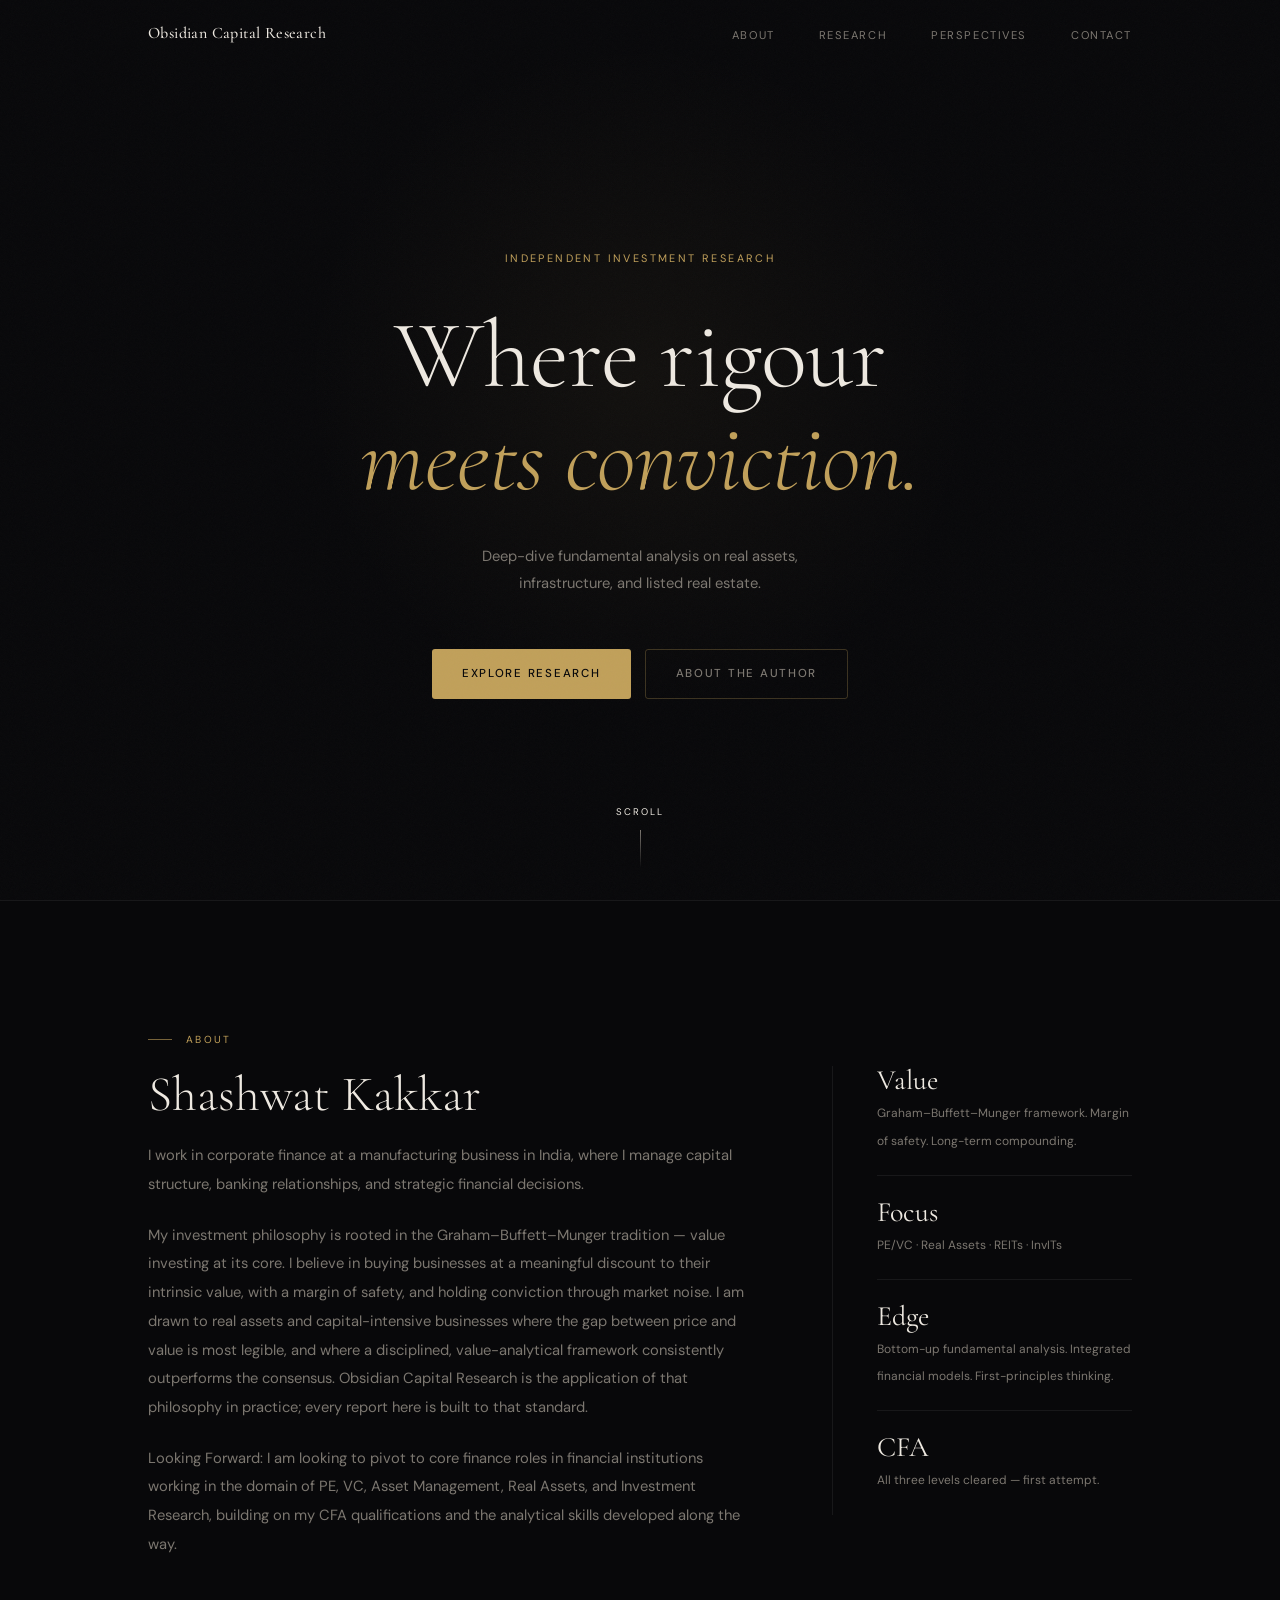
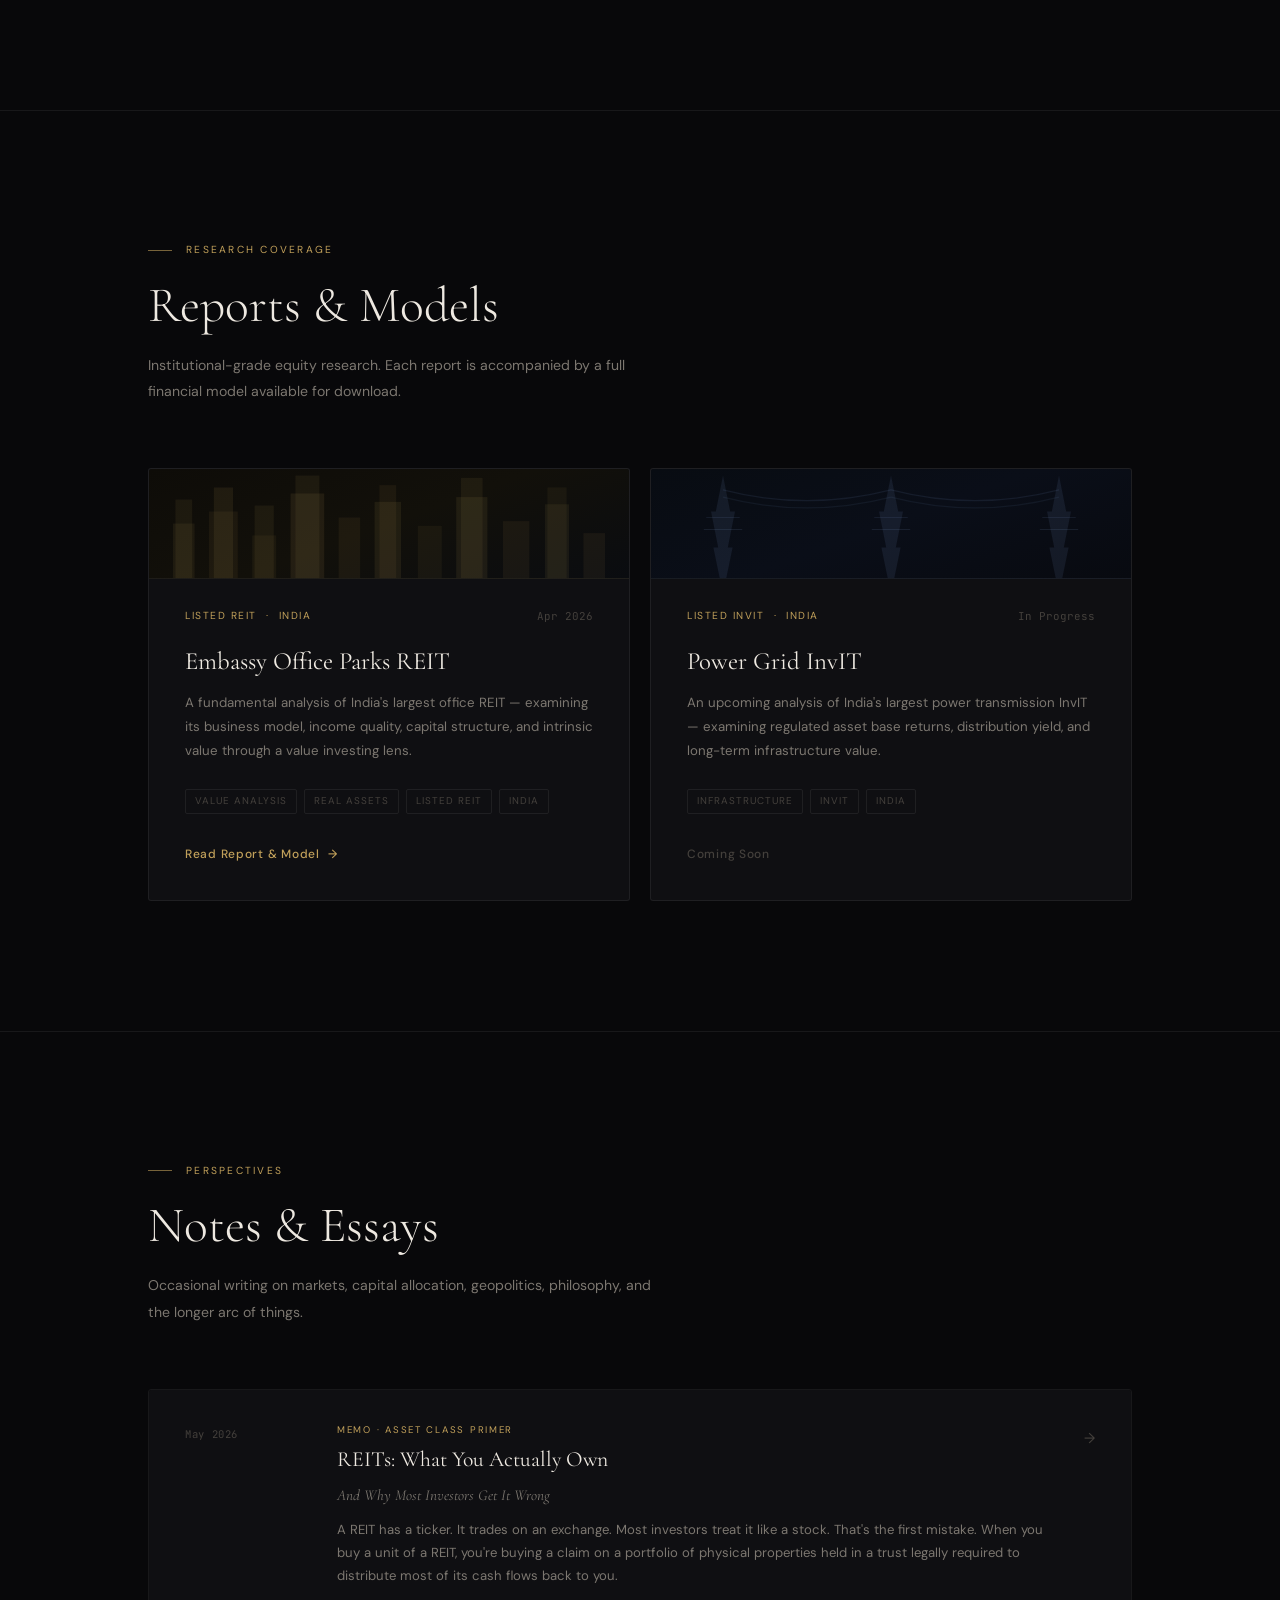
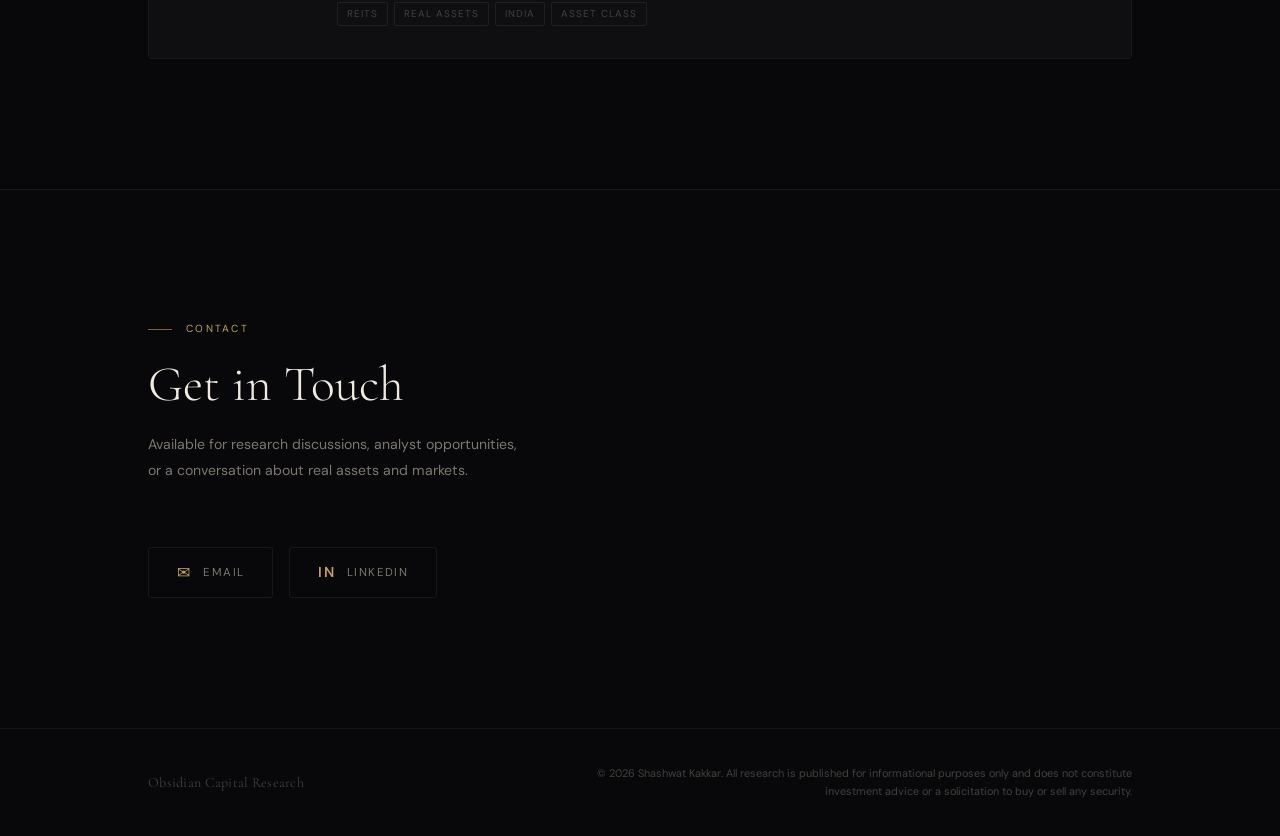
<file: index.html>
<!DOCTYPE html>
<html lang="en">
<head>
  <meta charset="UTF-8" />
  <meta name="viewport" content="width=device-width, initial-scale=1.0" />
  <title>Obsidian Capital Research | Independent Investment Research</title>
  <meta name="description" content="Independent, institutional-grade equity research on real assets, infrastructure, and real estate. By Shashwat Kakkar" />
  <meta name="author" content="Shashwat Kakkar" />
  <!-- Open Graph -->
  <meta property="og:title" content="Obsidian Capital Research" />
  <meta property="og:description" content="Independent equity research on real assets, infrastructure, and listed real estate." />
  <meta property="og:type" content="website" />
  <meta property="og:url" content="https://obsidian-capital-research.com" />
  <!-- Fonts -->
  <link rel="preconnect" href="https://fonts.googleapis.com" />
  <link rel="preconnect" href="https://fonts.gstatic.com" crossorigin />
  <link href="https://fonts.googleapis.com/css2?family=Cormorant+Garamond:ital,wght@0,300;0,400;0,500;1,300;1,400&family=DM+Sans:ital,wght@0,300;0,400;0,500;1,400&family=JetBrains+Mono:wght@300;400&display=swap" rel="stylesheet" />
  <link rel="stylesheet" href="style.css" />
</head>
<body>

<!-- Grain texture -->
<div class="noise-overlay" aria-hidden="true"></div>

<!-- ======================== NAVIGATION ======================== -->
<nav id="navbar" role="navigation" aria-label="Main">
  <div class="nav-inner">
    <a href="#" class="nav-logo">Obsidian Capital Research</a>
    <ul class="nav-links" role="list">
      <li><a href="#about">About</a></li>
      <li><a href="#research">Research</a></li>
      <li><a href="#perspectives">Perspectives</a></li>
      <li><a href="#contact">Contact</a></li>
    </ul>
    <button class="nav-toggle" id="navToggle" aria-label="Toggle navigation" aria-expanded="false">
      <span></span><span></span><span></span>
    </button>
  </div>
</nav>

<!-- Mobile drawer -->
<div class="mobile-menu" id="mobileMenu" aria-hidden="true">
  <ul role="list">
    <li><a href="#about"          onclick="closeMobileMenu()">About</a></li>
    <li><a href="#research"       onclick="closeMobileMenu()">Research</a></li>
    <li><a href="#perspectives"   onclick="closeMobileMenu()">Perspectives</a></li>
    <li><a href="#contact"        onclick="closeMobileMenu()">Contact</a></li>
  </ul>
</div>

<!-- ======================== HERO ======================== -->
<section id="hero" aria-label="Introduction">
  <p class="hero-eyebrow fade-in">Independent Investment Research</p>
  <h1 class="hero-title fade-in delay-1">
    Where rigour<br>
    <em>meets conviction.</em>
  </h1>
  <p class="hero-sub fade-in delay-2">
    Deep-dive fundamental analysis on real assets,<br>infrastructure, and listed real estate.
  </p>
  <div class="hero-actions fade-in delay-3">
    <a href="#research" class="btn btn-primary">Explore Research</a>
    <a href="#about"    class="btn btn-ghost">About the Author</a>
  </div>
  <div class="hero-scroll-hint fade-in delay-4" aria-hidden="true">
    <span>Scroll</span>
    <div class="scroll-line"></div>
  </div>
</section>

<!-- ======================== ABOUT ======================== -->
<section id="about" aria-label="About">
  <div class="container">
    <div class="section-label reveal">About</div>
    <div class="about-grid">
      <div class="about-text reveal">
        <h2 class="section-title">Shashwat Kakkar</h2>
        <p>
          I work in corporate finance at a manufacturing business in India, where I manage capital structure, banking relationships, and strategic financial decisions.
        </p>
        <p>
          My investment philosophy is rooted in the Graham–Buffett–Munger tradition — value investing at its core. I believe in buying businesses at a meaningful discount to their intrinsic value, with a margin of safety, and holding conviction through market noise. I am drawn to real assets and capital-intensive businesses where the gap between price and value is most legible, and where a disciplined, value-analytical framework consistently outperforms the consensus. Obsidian Capital Research is the application of that philosophy in practice; every report here is built to that standard.
        </p>
        <p>
          Looking Forward: I am looking to pivot to core finance roles in financial institutions working in the domain of PE, VC, Asset Management, Real Assets, and Investment Research, building on my CFA qualifications and the analytical skills developed along the way.
        </p>
      </div>
      <div class="about-credentials reveal reveal-delay-2">
        <div class="credential-item">
          <span class="credential-value">Value</span>
          <span class="credential-label">Graham–Buffett–Munger framework. Margin of safety. Long-term compounding.</span>
        </div>
        <div class="credential-item">
          <span class="credential-value">Focus</span>
          <span class="credential-label">PE/VC · Real Assets · REITs · InvITs</span>
        </div>
        <div class="credential-item">
          <span class="credential-value">Edge</span>
          <span class="credential-label">Bottom-up fundamental analysis. Integrated financial models. First-principles thinking.</span>
        </div>
        <div class="credential-item">
          <span class="credential-value">CFA</span>
          <span class="credential-label">All three levels cleared — first attempt.</span>
        </div>
      </div>
    </div>
  </div>
</section>

<!-- ======================== RESEARCH ======================== -->
<section id="research" aria-label="Research">
  <div class="container">
    <div class="section-label reveal">Research Coverage</div>
    <h2 class="section-title reveal">Reports &amp; Models</h2>
    <p class="section-sub reveal">
      Institutional-grade equity research. Each report is accompanied by a full financial model available for download.
    </p>

    <div class="research-grid">

      <!-- Embassy Office Parks REIT -->
      <a href="embassy-reit.html" class="research-card reveal">
        <div class="card-visual card-visual--embassy" aria-hidden="true">
          <svg class="card-visual-svg" viewBox="0 0 400 120" xmlns="http://www.w3.org/2000/svg" preserveAspectRatio="xMidYMid slice">
            <rect width="400" height="120" fill="none"/>
            <!-- Skyline silhouette -->
            <rect x="20"  y="60" width="18" height="60" fill="rgba(193,160,90,0.08)"/>
            <rect x="22"  y="40" width="14" height="80" fill="rgba(193,160,90,0.08)"/>
            <rect x="50"  y="50" width="24" height="70" fill="rgba(193,160,90,0.07)"/>
            <rect x="54"  y="30" width="16" height="90" fill="rgba(193,160,90,0.09)"/>
            <rect x="86"  y="70" width="20" height="50" fill="rgba(193,160,90,0.06)"/>
            <rect x="88"  y="45" width="16" height="75" fill="rgba(193,160,90,0.08)"/>
            <rect x="118" y="35" width="28" height="85" fill="rgba(193,160,90,0.1)"/>
            <rect x="122" y="20" width="20" height="100" fill="rgba(193,160,90,0.08)"/>
            <rect x="158" y="55" width="18" height="65" fill="rgba(193,160,90,0.07)"/>
            <rect x="188" y="42" width="22" height="78" fill="rgba(193,160,90,0.09)"/>
            <rect x="192" y="28" width="14" height="92" fill="rgba(193,160,90,0.07)"/>
            <rect x="224" y="62" width="20" height="58" fill="rgba(193,160,90,0.06)"/>
            <rect x="256" y="38" width="26" height="82" fill="rgba(193,160,90,0.09)"/>
            <rect x="260" y="22" width="18" height="98" fill="rgba(193,160,90,0.08)"/>
            <rect x="295" y="58" width="22" height="62" fill="rgba(193,160,90,0.07)"/>
            <rect x="330" y="44" width="20" height="76" fill="rgba(193,160,90,0.08)"/>
            <rect x="332" y="30" width="16" height="90" fill="rgba(193,160,90,0.06)"/>
            <rect x="362" y="68" width="18" height="52" fill="rgba(193,160,90,0.07)"/>
            <!-- Ground line -->
            <line x1="0" y1="119" x2="400" y2="119" stroke="rgba(193,160,90,0.12)" stroke-width="1"/>
          </svg>
        </div>
        <div class="card-meta">
          <span class="card-sector">Listed REIT &nbsp;·&nbsp; India</span>
          <span class="card-date">Apr 2026</span>
        </div>
        <h3 class="card-title">Embassy Office Parks REIT</h3>
        <p class="card-desc">
          A fundamental analysis of India's largest office REIT — examining its business model, income quality, capital structure, and intrinsic value through a value investing lens.
        </p>
        <div class="card-tags">
          <span class="tag">Value Analysis</span>
          <span class="tag">Real Assets</span>
          <span class="tag">Listed REIT</span>
          <span class="tag">India</span>
        </div>
        <div class="card-cta">
          Read Report & Model <span class="arrow">→</span>
        </div>
      </a>

      <!-- Power Grid InvIT -->
      <div class="research-card research-card--soon reveal reveal-delay-2">
        <div class="card-visual card-visual--powergrid" aria-hidden="true">
          <svg class="card-visual-svg" viewBox="0 0 400 120" xmlns="http://www.w3.org/2000/svg" preserveAspectRatio="xMidYMid slice">
            <rect width="400" height="120" fill="none"/>
            <!-- Power tower silhouettes -->
            <g fill="rgba(130,160,210,0.1)">
              <!-- Tower 1 -->
              <polygon points="60,119 52,80 56,80 50,50 54,50 60,20 66,50 70,50 64,80 68,80"/>
              <line x1="44" y1="65" x2="76" y2="65" stroke="rgba(130,160,210,0.12)" stroke-width="1" fill="none"/>
              <line x1="46" y1="55" x2="74" y2="55" stroke="rgba(130,160,210,0.1)" stroke-width="1" fill="none"/>
              <!-- Tower 2 -->
              <polygon points="200,119 192,80 196,80 190,50 194,50 200,20 206,50 210,50 204,80 208,80"/>
              <line x1="184" y1="65" x2="216" y2="65" stroke="rgba(130,160,210,0.12)" stroke-width="1" fill="none"/>
              <line x1="186" y1="55" x2="214" y2="55" stroke="rgba(130,160,210,0.1)" stroke-width="1" fill="none"/>
              <!-- Tower 3 -->
              <polygon points="340,119 332,80 336,80 330,50 334,50 340,20 346,50 350,50 344,80 348,80"/>
              <line x1="324" y1="65" x2="356" y2="65" stroke="rgba(130,160,210,0.12)" stroke-width="1" fill="none"/>
              <line x1="326" y1="55" x2="354" y2="55" stroke="rgba(130,160,210,0.1)" stroke-width="1" fill="none"/>
            </g>
            <!-- Power lines connecting towers -->
            <path d="M60,32 Q130,50 200,32" stroke="rgba(130,160,210,0.1)" stroke-width="1" fill="none"/>
            <path d="M60,38 Q130,56 200,38" stroke="rgba(130,160,210,0.08)" stroke-width="1" fill="none"/>
            <path d="M200,32 Q270,50 340,32" stroke="rgba(130,160,210,0.1)" stroke-width="1" fill="none"/>
            <path d="M200,38 Q270,56 340,38" stroke="rgba(130,160,210,0.08)" stroke-width="1" fill="none"/>
            <line x1="0" y1="119" x2="400" y2="119" stroke="rgba(130,160,210,0.1)" stroke-width="1"/>
          </svg>
        </div>
        <div class="card-meta">
          <span class="card-sector">Listed InvIT &nbsp;·&nbsp; India</span>
          <span class="card-date" style="color: var(--text-muted);">In Progress</span>
        </div>
        <h3 class="card-title">Power Grid InvIT</h3>
        <p class="card-desc">
          An upcoming analysis of India's largest power transmission InvIT — examining regulated asset base returns, distribution yield, and long-term infrastructure value.
        </p>
        <div class="card-tags">
          <span class="tag">Infrastructure</span>
          <span class="tag">InvIT</span>
          <span class="tag">India</span>
        </div>
        <div class="card-cta muted">Coming Soon</div>
      </div>

    </div>
  </div>
</section>

<!-- ======================== PERSPECTIVES ======================== -->
<section id="perspectives" aria-label="Perspectives">
  <div class="container">
    <div class="section-label reveal">Perspectives</div>
    <h2 class="section-title reveal">Notes &amp; Essays</h2>
    <p class="section-sub reveal">
      Occasional writing on markets, capital allocation, geopolitics, philosophy, and the longer arc of things.
    </p>
    <div class="memo-grid reveal">

      <a href="perspectives/REITs-what-you-actually-own.html" class="memo-card">
        <span class="memo-card-date">May 2026</span>
        <div class="memo-card-body">
          <p class="memo-card-type">Memo · Asset Class Primer</p>
          <h3 class="memo-card-title">REITs: What You Actually Own</h3>
          <p class="memo-card-subtitle">And Why Most Investors Get It Wrong</p>
          <p class="memo-card-excerpt">
            A REIT has a ticker. It trades on an exchange. Most investors treat it like a stock. That's the first mistake. When you buy a unit of a REIT, you're buying a claim on a portfolio of physical properties held in a trust legally required to distribute most of its cash flows back to you.
          </p>
          <div class="memo-card-tags">
            <span class="tag">REITs</span>
            <span class="tag">Real Assets</span>
            <span class="tag">India</span>
            <span class="tag">Asset Class</span>
          </div>
        </div>
        <span class="memo-card-arrow" aria-hidden="true">→</span>
      </a>

    </div>
  </div>
</section>

<!-- ======================== CONTACT ======================== -->
<section id="contact" aria-label="Contact">
  <div class="container">
    <div class="section-label reveal">Contact</div>
    <h2 class="section-title reveal">Get in Touch</h2>
    <p class="section-sub reveal">
      Available for research discussions, analyst opportunities,<br>
      or a conversation about real assets and markets.
    </p>
    <div class="contact-links reveal">
      <!-- UPDATE: Replace with your actual email address -->
      <a href="mailto:shashwatkakkar70.sk@gmail.com" class="contact-link">
        <span class="contact-icon" aria-hidden="true">✉</span>
        <span>Email</span>
      </a>
      <!-- UPDATE: Verify your LinkedIn URL slug below -->
      <a href="https://www.linkedin.com/in/shashwat0704/" target="_blank" rel="noopener noreferrer" class="contact-link">
        <span class="contact-icon" aria-hidden="true" style="font-family: var(--font-body); font-weight:600; font-size:0.9rem;">in</span>
        <span>LinkedIn</span>
      </a>
    </div>
  </div>
</section>

<!-- ======================== FOOTER ======================== -->
<footer>
  <div class="container footer-inner">
    <span class="footer-logo">Obsidian Capital Research</span>
    <span class="footer-copy">
      © 2026 Shashwat Kakkar. All research is published for informational purposes only
      and does not constitute investment advice or a solicitation to buy or sell any security.
    </span>
  </div>
</footer>

<script src="main.js"></script>
</body>
</html>
</file>
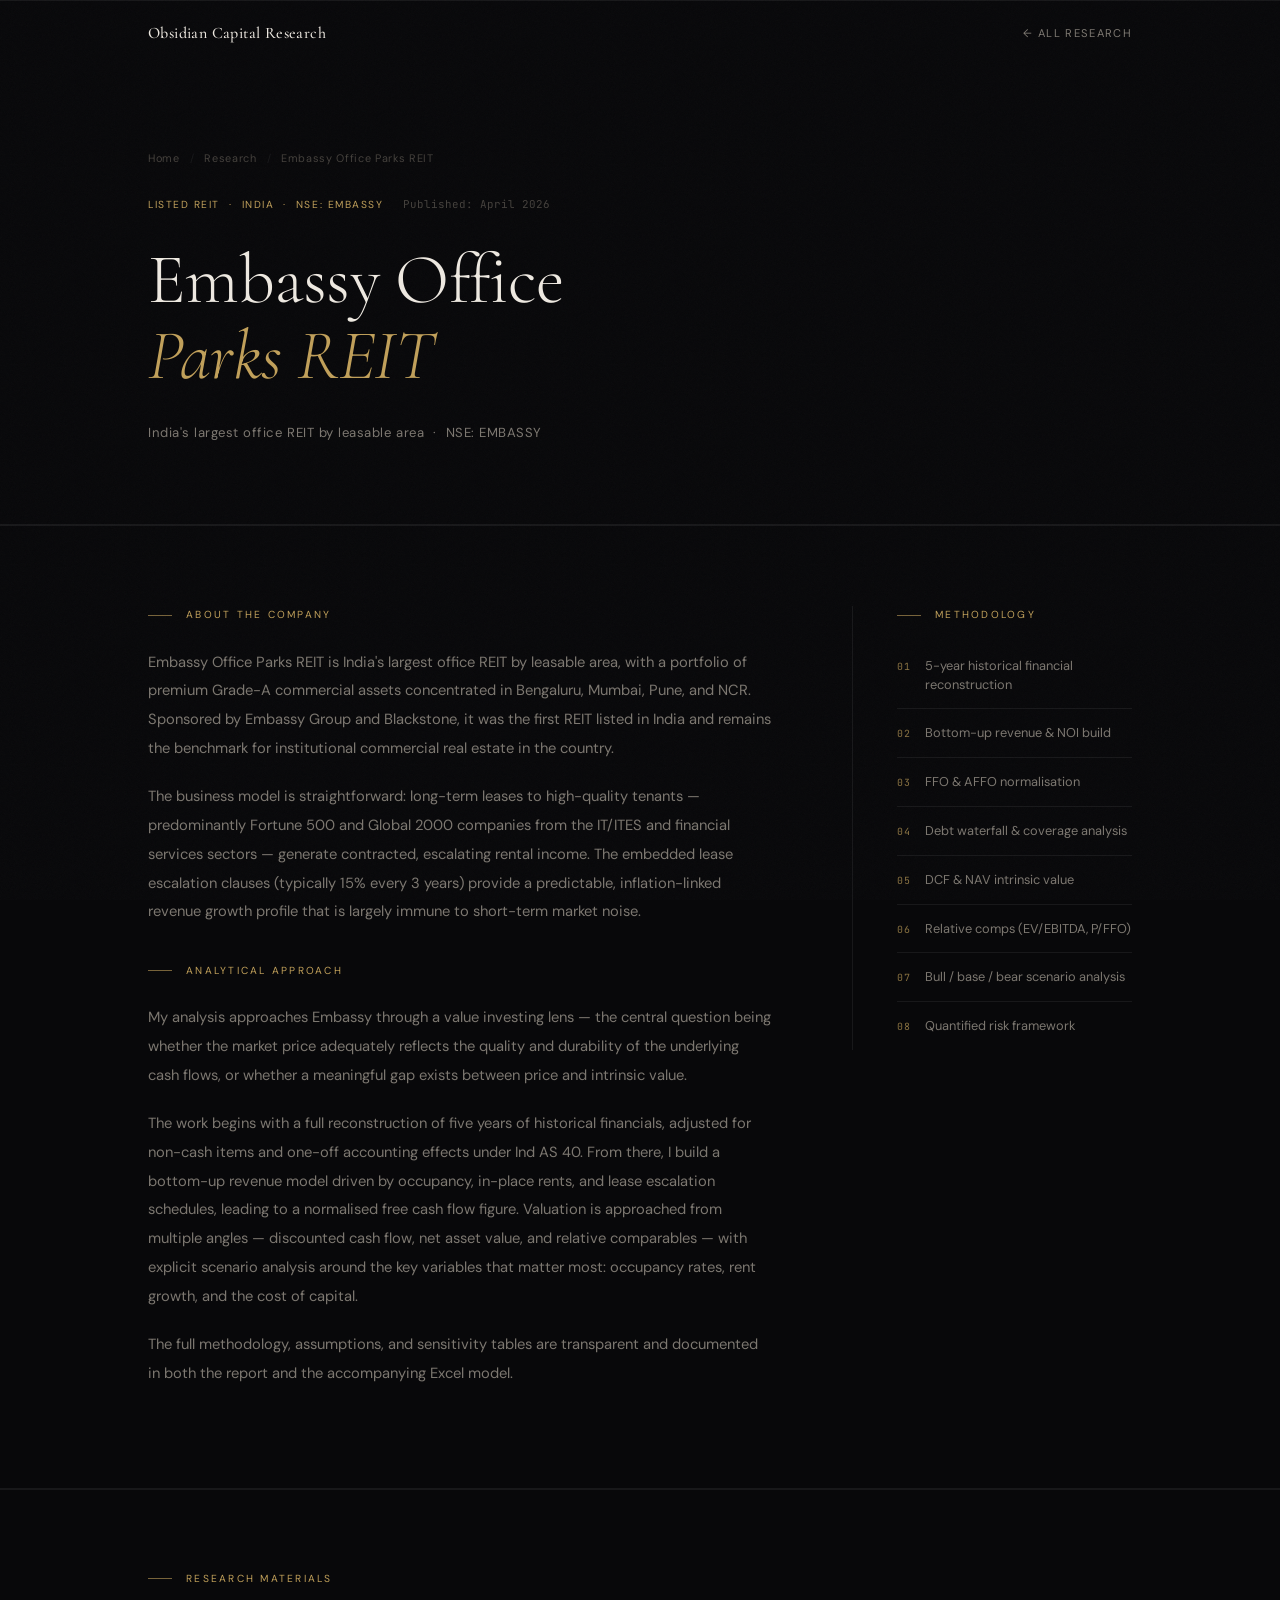
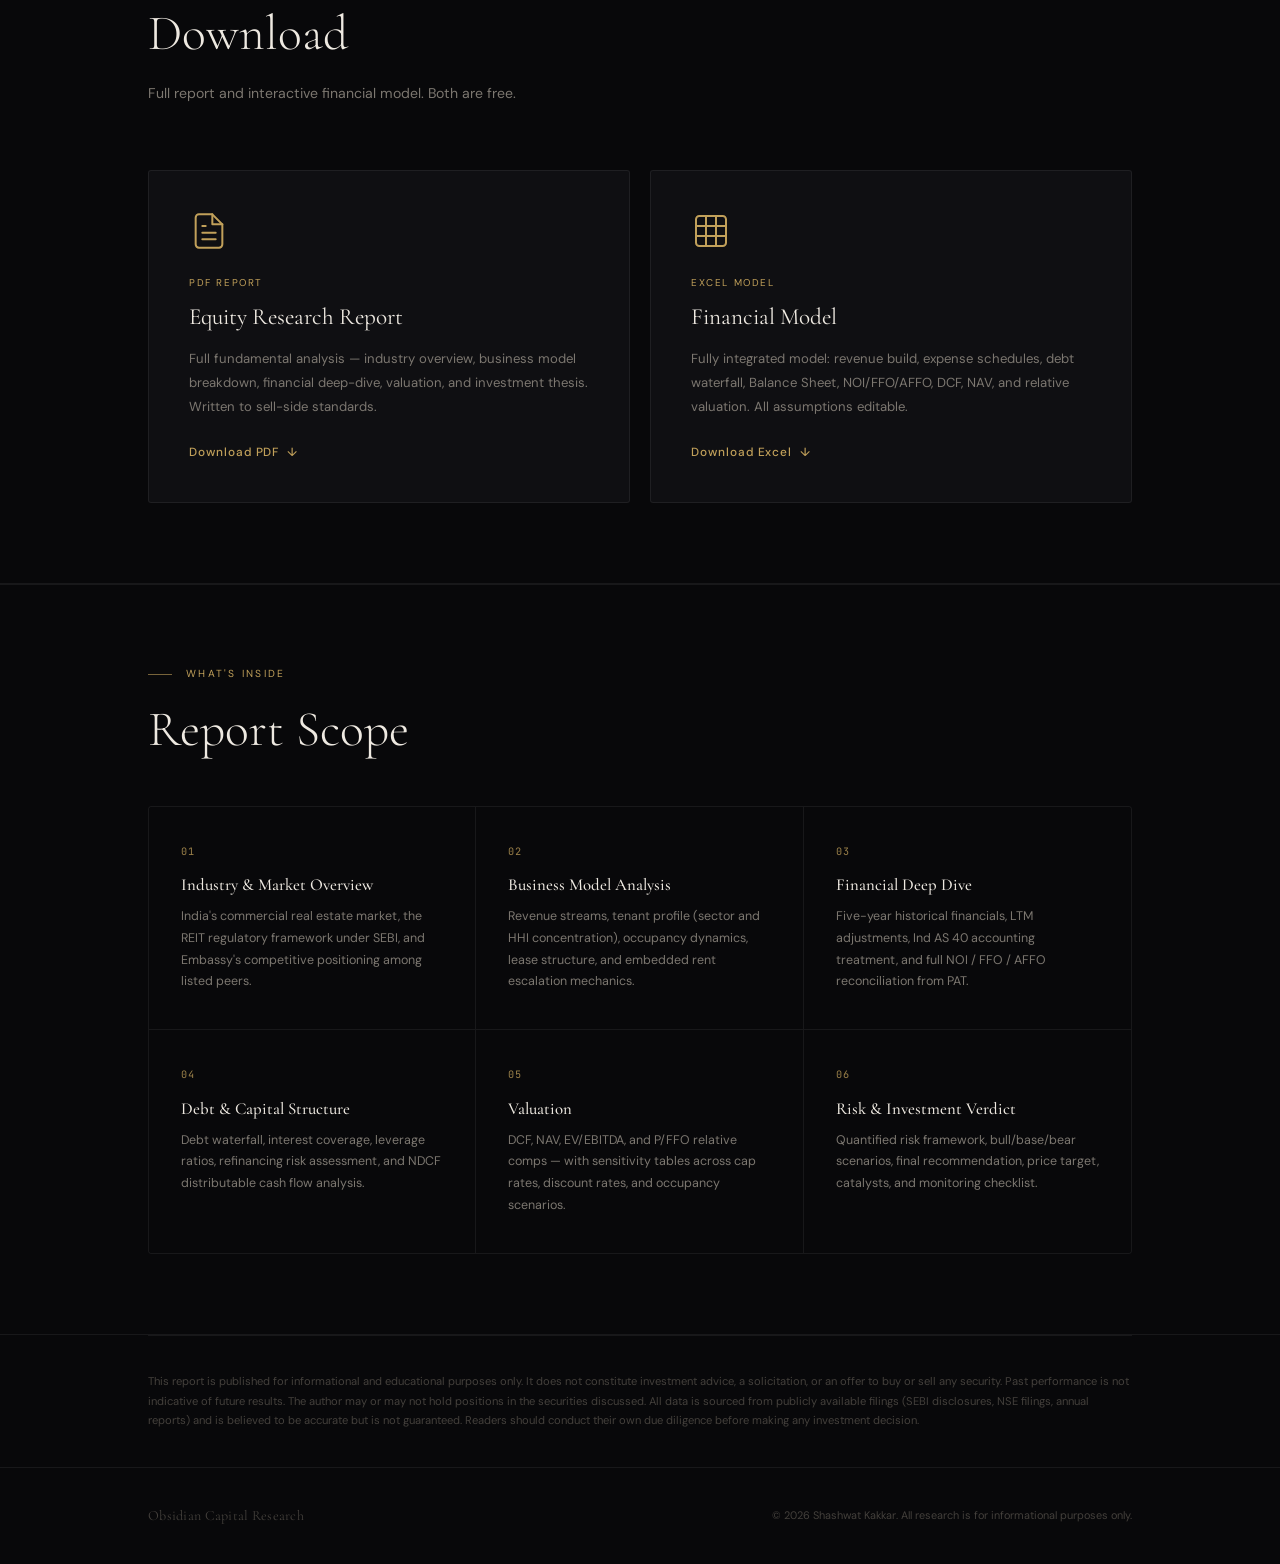
<file: embassy-reit.html>
<!DOCTYPE html>
<html lang="en">
<head>
  <meta charset="UTF-8" />
  <meta name="viewport" content="width=device-width, initial-scale=1.0" />
  <title>Embassy Office Parks REIT — Obsidian Capital Research</title>
  <meta name="description" content="Comprehensive equity research on Embassy Office Parks REIT — India's largest office REIT. Full financial model and research report available for download." />
  <!-- Fonts -->
  <link rel="preconnect" href="https://fonts.googleapis.com" />
  <link rel="preconnect" href="https://fonts.gstatic.com" crossorigin />
  <link href="https://fonts.googleapis.com/css2?family=Cormorant+Garamond:ital,wght@0,300;0,400;0,500;1,300;1,400&family=DM+Sans:ital,wght@0,300;0,400;0,500;1,400&family=JetBrains+Mono:wght@300;400&display=swap" rel="stylesheet" />
  <link rel="stylesheet" href="style.css" />
  <link rel="stylesheet" href="company.css" />
</head>
<body>

<div class="noise-overlay" aria-hidden="true"></div>

<!-- ======================== NAVIGATION ======================== -->
<nav id="navbar" class="scrolled" role="navigation" aria-label="Main">
  <div class="nav-inner">
    <a href="index.html" class="nav-logo">Obsidian Capital Research</a>
    <a href="index.html#research" class="nav-back">← All Research</a>
  </div>
</nav>

<!-- ======================== COMPANY HERO ======================== -->
<section class="company-hero" aria-label="Embassy Office Parks REIT">
  <div class="container">
    <nav class="company-breadcrumb fade-in" aria-label="Breadcrumb">
      <a href="index.html">Home</a>
      <span class="sep" aria-hidden="true">/</span>
      <a href="index.html#research">Research</a>
      <span class="sep" aria-hidden="true">/</span>
      <span aria-current="page">Embassy Office Parks REIT</span>
    </nav>

    <div class="company-meta fade-in delay-1">
      <span class="card-sector">Listed REIT &nbsp;·&nbsp; India &nbsp;·&nbsp; NSE: EMBASSY</span>
      <span class="company-date">Published: April 2026</span>
    </div>

    <h1 class="company-title fade-in delay-2">
      Embassy Office<br><em>Parks REIT</em>
    </h1>

    <p class="company-subtitle fade-in delay-3">
      India's largest office REIT by leasable area &nbsp;·&nbsp; NSE: EMBASSY
    </p>
  </div>
</section>

<!-- ======================== THESIS ======================== -->
<section class="company-thesis" aria-label="Investment Thesis">
  <div class="container">
    <div class="thesis-grid">
      <div class="thesis-main reveal">
        <div class="section-label">About the Company</div>
        <p>
          Embassy Office Parks REIT is India's largest office REIT by leasable area, with a portfolio of premium Grade-A commercial assets concentrated in Bengaluru, Mumbai, Pune, and NCR. Sponsored by Embassy Group and Blackstone, it was the first REIT listed in India and remains the benchmark for institutional commercial real estate in the country.
        </p>
        <p>
          The business model is straightforward: long-term leases to high-quality tenants — predominantly Fortune 500 and Global 2000 companies from the IT/ITES and financial services sectors — generate contracted, escalating rental income. The embedded lease escalation clauses (typically 15% every 3 years) provide a predictable, inflation-linked revenue growth profile that is largely immune to short-term market noise.
        </p>
        <div class="section-label" style="margin-top: 36px;">Analytical Approach</div>
        <p>
          My analysis approaches Embassy through a value investing lens — the central question being whether the market price adequately reflects the quality and durability of the underlying cash flows, or whether a meaningful gap exists between price and intrinsic value.
        </p>
        <p>
          The work begins with a full reconstruction of five years of historical financials, adjusted for non-cash items and one-off accounting effects under Ind AS 40. From there, I build a bottom-up revenue model driven by occupancy, in-place rents, and lease escalation schedules, leading to a normalised free cash flow figure. Valuation is approached from multiple angles — discounted cash flow, net asset value, and relative comparables — with explicit scenario analysis around the key variables that matter most: occupancy rates, rent growth, and the cost of capital.
        </p>
        <p>
          The full methodology, assumptions, and sensitivity tables are transparent and documented in both the report and the accompanying Excel model.
        </p>
      </div>

      <div class="thesis-methodology reveal reveal-delay-2">
        <div class="section-label">Methodology</div>
        <div class="methodology-list">
          <div class="methodology-item">
            <span class="methodology-num">01</span>
            <span class="methodology-text">5-year historical financial reconstruction</span>
          </div>
          <div class="methodology-item">
            <span class="methodology-num">02</span>
            <span class="methodology-text">Bottom-up revenue & NOI build</span>
          </div>
          <div class="methodology-item">
            <span class="methodology-num">03</span>
            <span class="methodology-text">FFO & AFFO normalisation</span>
          </div>
          <div class="methodology-item">
            <span class="methodology-num">04</span>
            <span class="methodology-text">Debt waterfall & coverage analysis</span>
          </div>
          <div class="methodology-item">
            <span class="methodology-num">05</span>
            <span class="methodology-text">DCF & NAV intrinsic value</span>
          </div>
          <div class="methodology-item">
            <span class="methodology-num">06</span>
            <span class="methodology-text">Relative comps (EV/EBITDA, P/FFO)</span>
          </div>
          <div class="methodology-item">
            <span class="methodology-num">07</span>
            <span class="methodology-text">Bull / base / bear scenario analysis</span>
          </div>
          <div class="methodology-item">
            <span class="methodology-num">08</span>
            <span class="methodology-text">Quantified risk framework</span>
          </div>
        </div>
      </div>
    </div>
  </div>
</section>

<!-- ======================== DOWNLOADS ======================== -->
<section class="company-downloads" aria-label="Downloads">
  <div class="container">
    <div class="section-label reveal">Research Materials</div>
    <h2 class="section-title reveal">Download</h2>
    <p class="section-sub reveal">Full report and interactive financial model. Both are free.</p>

    <div class="download-grid">

      <!-- Research Report PDF -->
      <!-- UPDATE: Replace href with the actual path to your uploaded PDF -->
      <a href="assets/reports/embassy-reit-research-report.pdf"
         download="Embassy-REIT-Obsidian-Capital-Research.pdf"
         class="download-card reveal">
        <div class="download-icon">
          <svg viewBox="0 0 24 24" fill="none" stroke="currentColor" stroke-width="1.2" stroke-linecap="round" stroke-linejoin="round" aria-hidden="true">
            <path d="M14 2H6a2 2 0 0 0-2 2v16a2 2 0 0 0 2 2h12a2 2 0 0 0 2-2V8z"/>
            <polyline points="14 2 14 8 20 8"/>
            <line x1="16" y1="13" x2="8" y2="13"/>
            <line x1="16" y1="17" x2="8" y2="17"/>
            <polyline points="10 9 9 9 8 9"/>
          </svg>
        </div>
        <div>
          <span class="download-type">PDF Report</span>
          <h3 class="download-title">Equity Research Report</h3>
          <p class="download-desc">
            Full fundamental analysis — industry overview, business model breakdown, financial deep-dive, valuation, and investment thesis. Written to sell-side standards.
          </p>
        </div>
        <div class="download-cta">
          Download PDF <span class="arrow">↓</span>
        </div>
      </a>

      <!-- Financial Model XLSX -->
      <!-- UPDATE: Replace href with the actual path to your uploaded Excel file -->
      <a href="assets/models/embassy-reit-financial-model.xlsx"
         download="Embassy-REIT-Financial-Model-Obsidian.xlsx"
         class="download-card reveal reveal-delay-2">
        <div class="download-icon">
          <svg viewBox="0 0 24 24" fill="none" stroke="currentColor" stroke-width="1.2" stroke-linecap="round" stroke-linejoin="round" aria-hidden="true">
            <rect x="3" y="3" width="18" height="18" rx="2" ry="2"/>
            <line x1="3"  y1="9"  x2="21" y2="9"/>
            <line x1="3"  y1="15" x2="21" y2="15"/>
            <line x1="9"  y1="3"  x2="9"  y2="21"/>
            <line x1="15" y1="3"  x2="15" y2="21"/>
          </svg>
        </div>
        <div>
          <span class="download-type">Excel Model</span>
          <h3 class="download-title">Financial Model</h3>
          <p class="download-desc">
            Fully integrated model: revenue build, expense schedules, debt waterfall, Balance Sheet, NOI/FFO/AFFO, DCF, NAV, and relative valuation. All assumptions editable.
          </p>
        </div>
        <div class="download-cta">
          Download Excel <span class="arrow">↓</span>
        </div>
      </a>

    </div>
  </div>
</section>

<!-- ======================== SCOPE ======================== -->
<section class="company-scope" aria-label="Report Scope">
  <div class="container">
    <div class="section-label reveal">What's Inside</div>
    <h2 class="section-title reveal" style="margin-bottom: 48px;">Report Scope</h2>

    <div class="scope-grid">
      <div class="scope-item reveal">
        <span class="scope-num">01</span>
        <h4>Industry &amp; Market Overview</h4>
        <p>India's commercial real estate market, the REIT regulatory framework under SEBI, and Embassy's competitive positioning among listed peers.</p>
      </div>
      <div class="scope-item reveal reveal-delay-1">
        <span class="scope-num">02</span>
        <h4>Business Model Analysis</h4>
        <p>Revenue streams, tenant profile (sector and HHI concentration), occupancy dynamics, lease structure, and embedded rent escalation mechanics.</p>
      </div>
      <div class="scope-item reveal reveal-delay-2">
        <span class="scope-num">03</span>
        <h4>Financial Deep Dive</h4>
        <p>Five-year historical financials, LTM adjustments, Ind AS 40 accounting treatment, and full NOI / FFO / AFFO reconciliation from PAT.</p>
      </div>
      <div class="scope-item reveal">
        <span class="scope-num">04</span>
        <h4>Debt &amp; Capital Structure</h4>
        <p>Debt waterfall, interest coverage, leverage ratios, refinancing risk assessment, and NDCF distributable cash flow analysis.</p>
      </div>
      <div class="scope-item reveal reveal-delay-1">
        <span class="scope-num">05</span>
        <h4>Valuation</h4>
        <p>DCF, NAV, EV/EBITDA, and P/FFO relative comps — with sensitivity tables across cap rates, discount rates, and occupancy scenarios.</p>
      </div>
      <div class="scope-item reveal reveal-delay-2">
        <span class="scope-num">06</span>
        <h4>Risk &amp; Investment Verdict</h4>
        <p>Quantified risk framework, bull/base/bear scenarios, final recommendation, price target, catalysts, and monitoring checklist.</p>
      </div>
    </div>
  </div>
</section>

<!-- ======================== DISCLAIMER ======================== -->
<div class="container">
  <p class="disclaimer">
    This report is published for informational and educational purposes only. It does not constitute investment advice, a solicitation, or an offer to buy or sell any security. Past performance is not indicative of future results. The author may or may not hold positions in the securities discussed. All data is sourced from publicly available filings (SEBI disclosures, NSE filings, annual reports) and is believed to be accurate but is not guaranteed. Readers should conduct their own due diligence before making any investment decision.
  </p>
</div>

<!-- ======================== FOOTER ======================== -->
<footer>
  <div class="container footer-inner">
    <span class="footer-logo">Obsidian Capital Research</span>
    <span class="footer-copy">
      © 2026 Shashwat Kakkar. All research is for informational purposes only.
    </span>
  </div>
</footer>

<script src="main.js"></script>
</body>
</html>
</file>
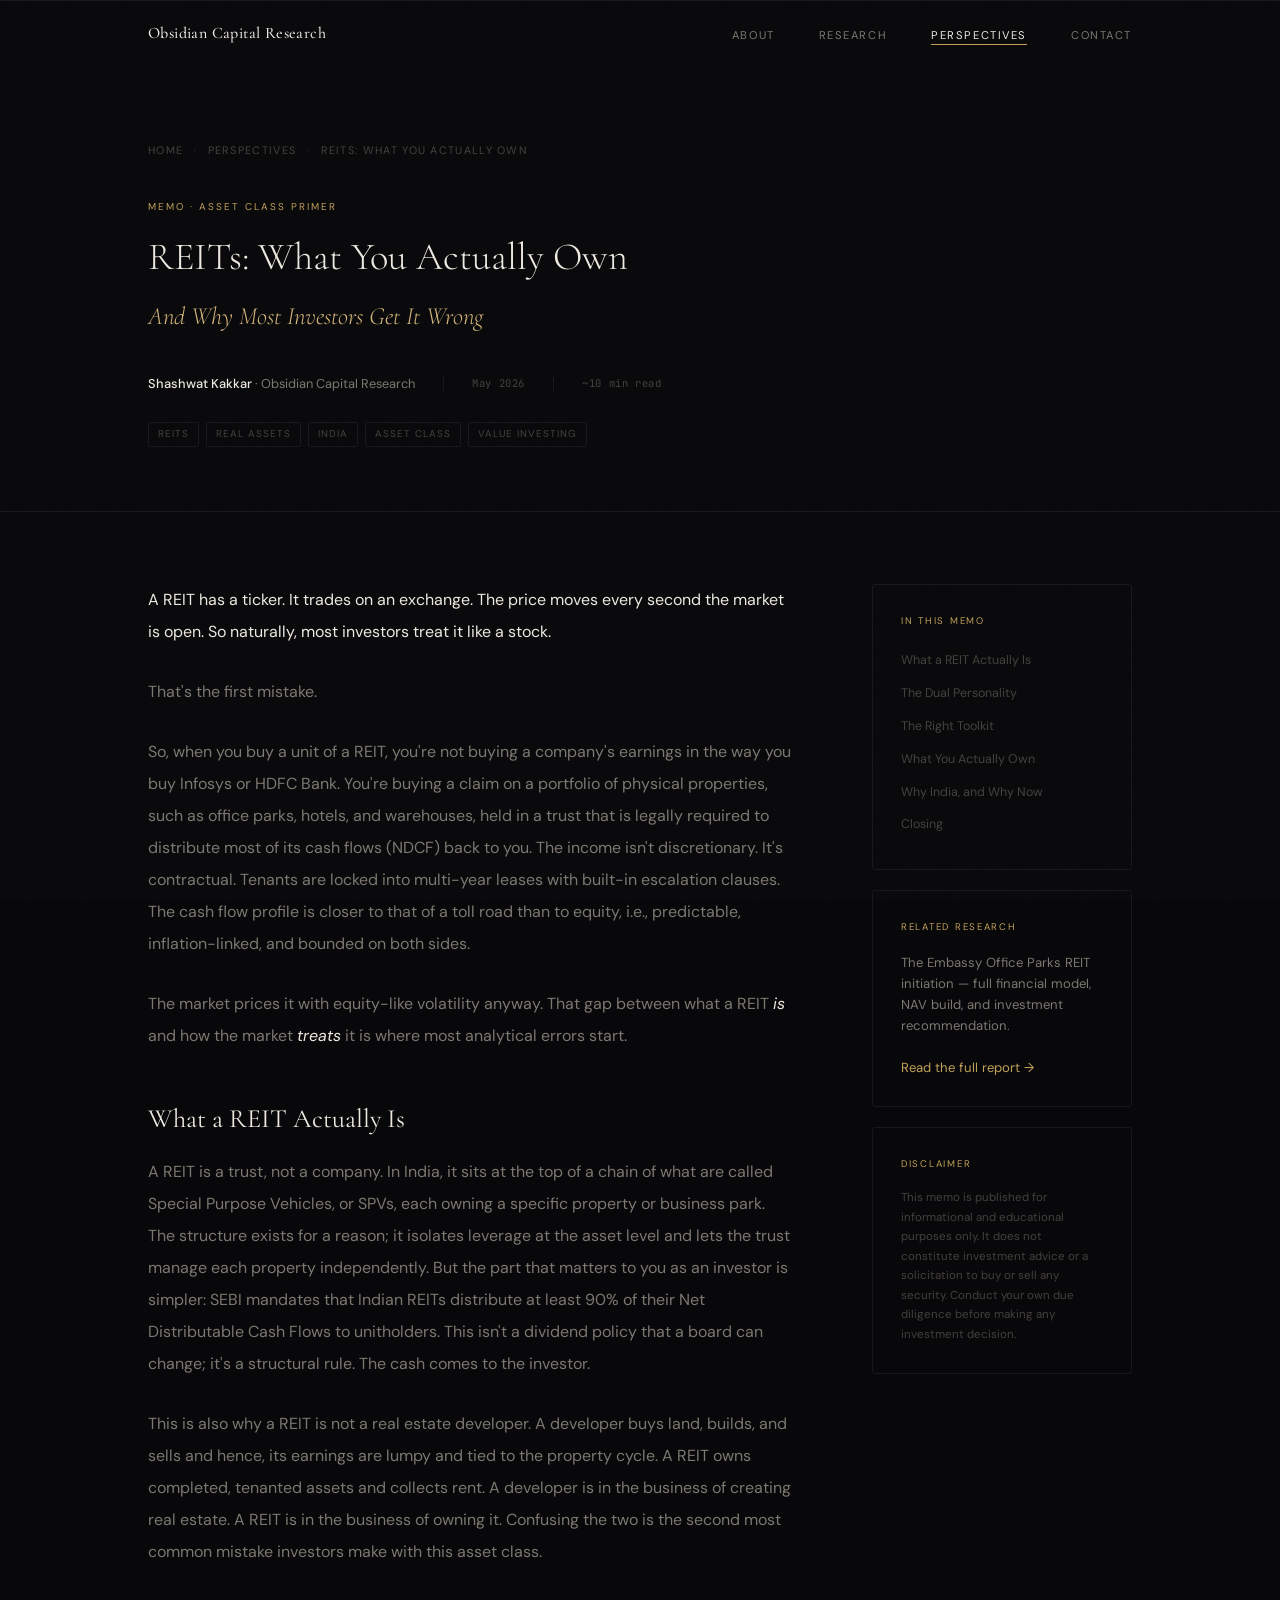
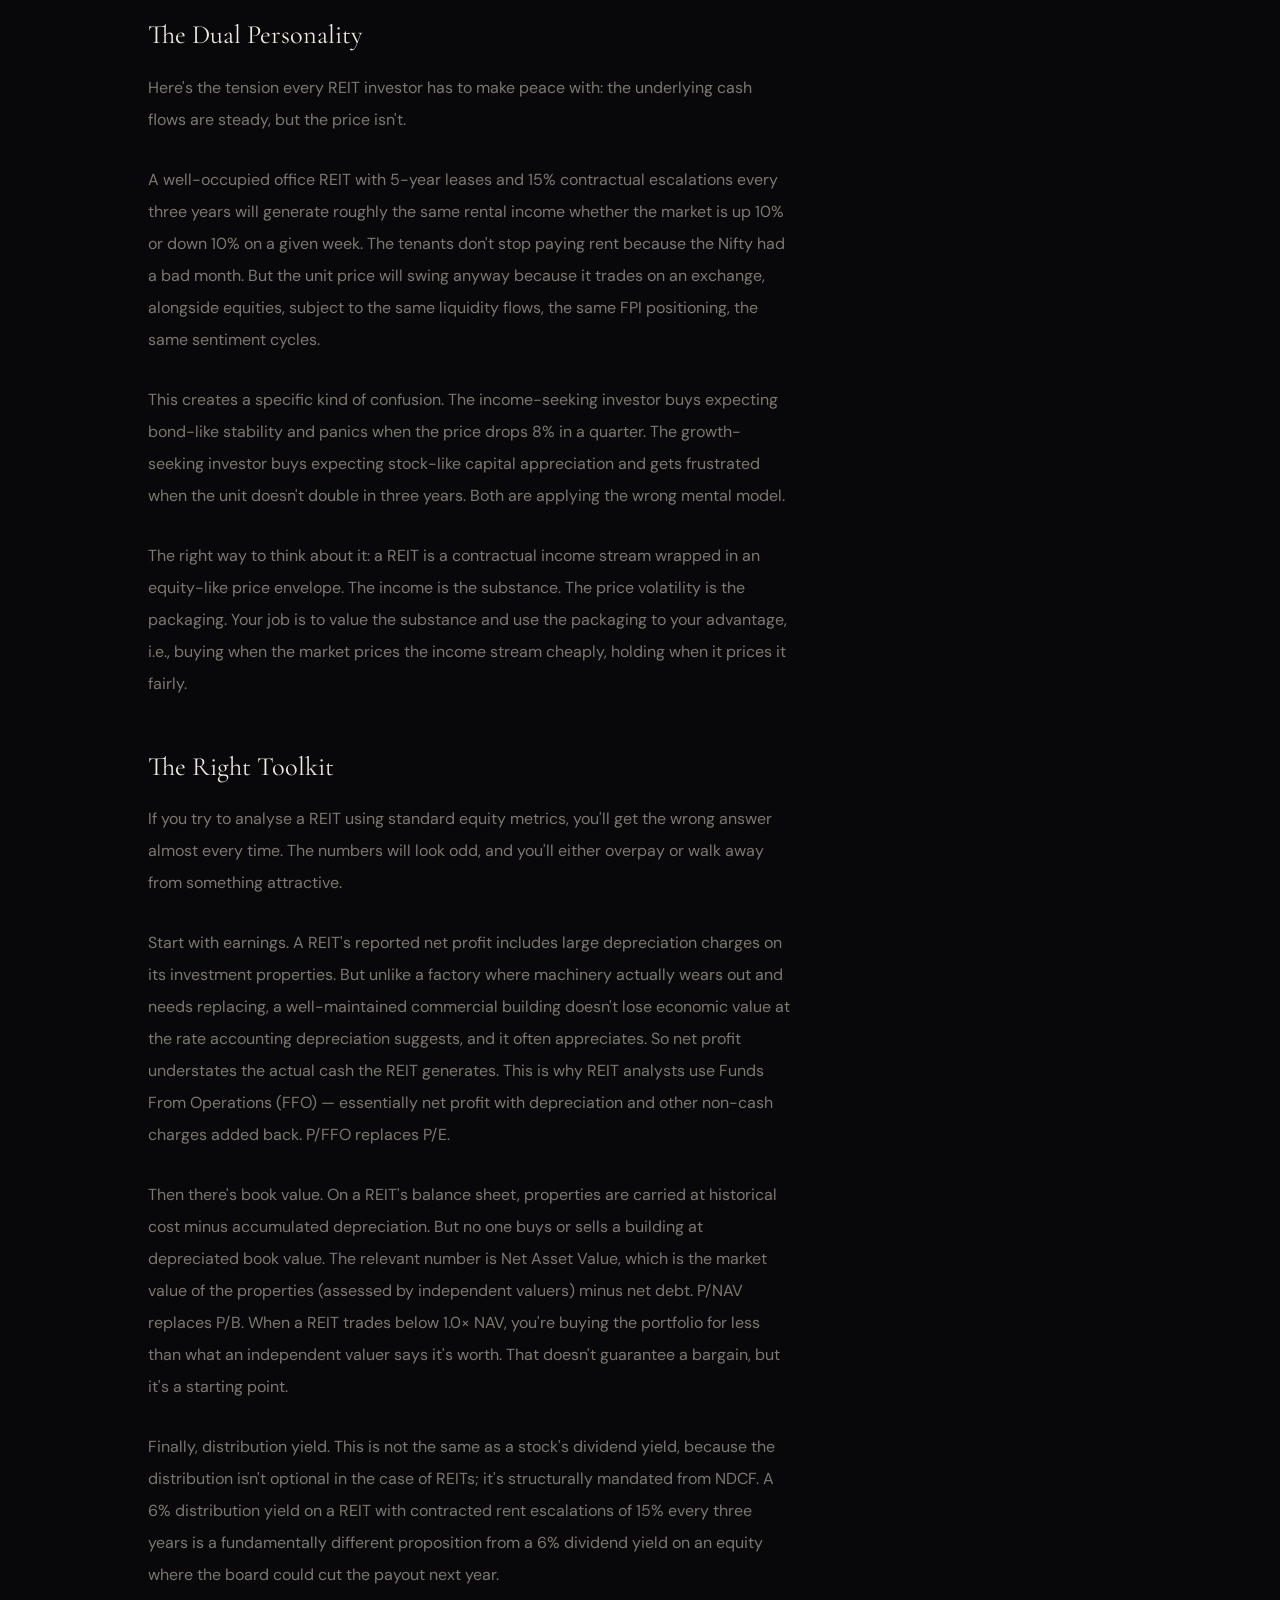
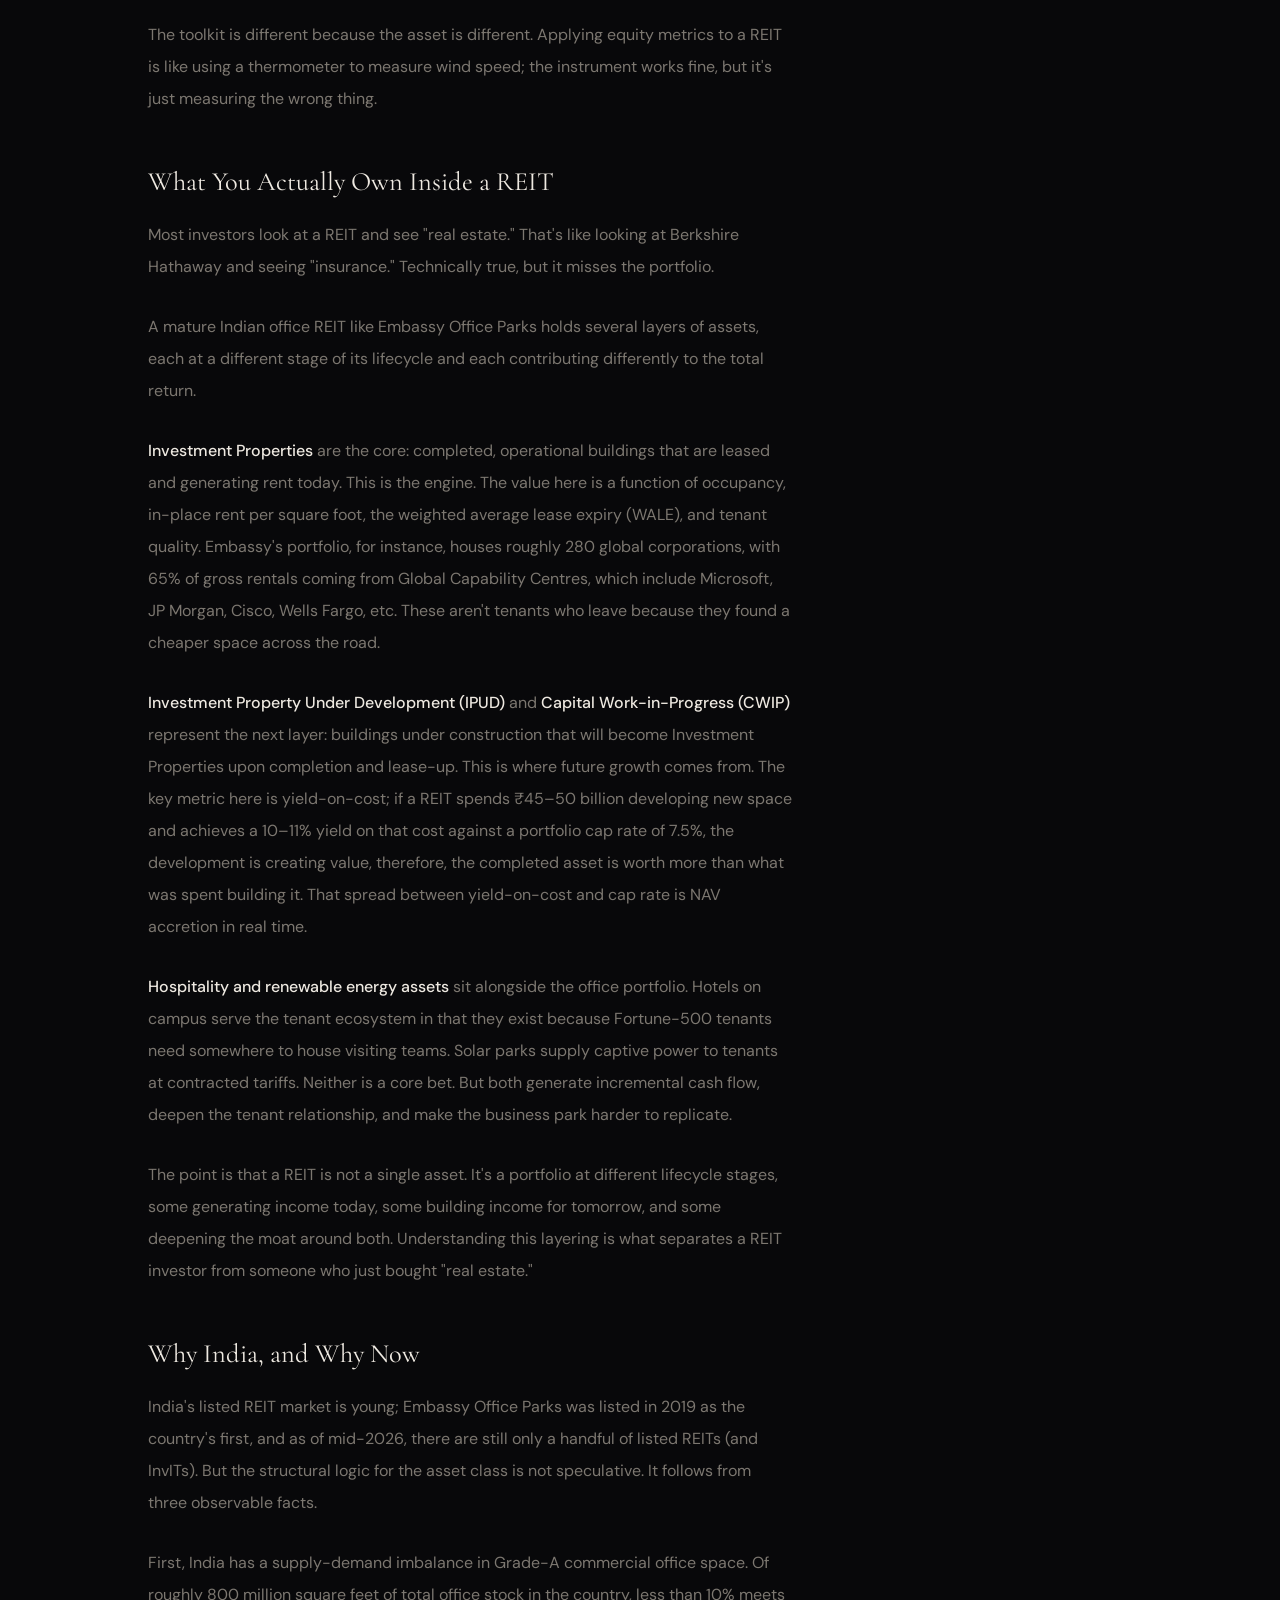
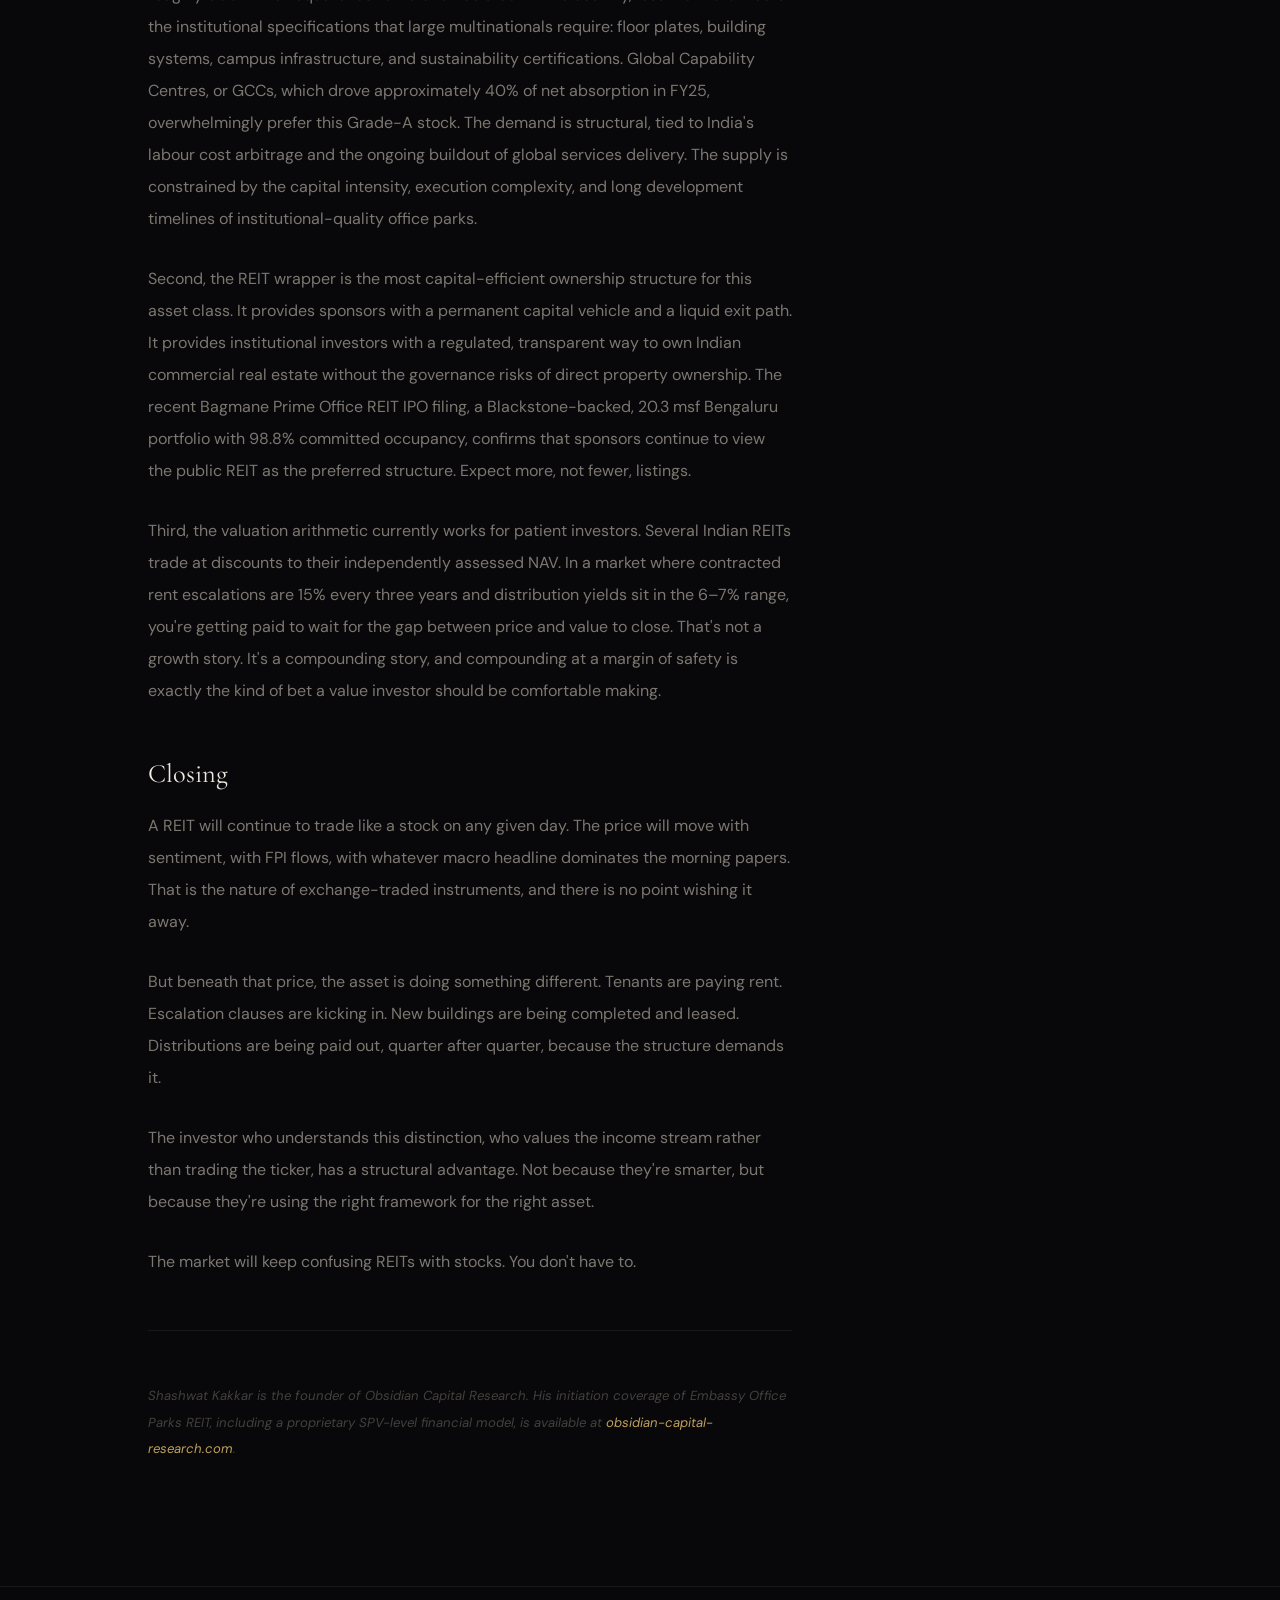
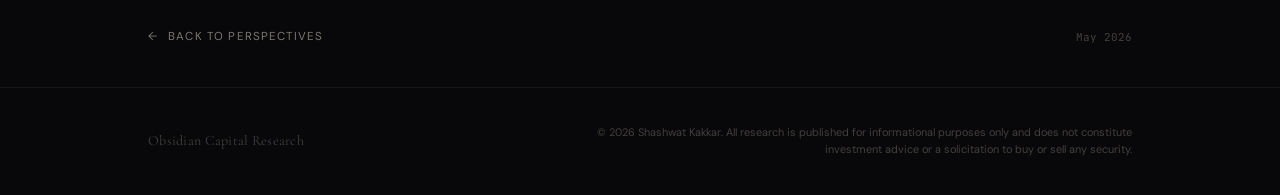
<file: memo-reit-may2026.html>
<!DOCTYPE html>
<html lang="en">
<head>
  <meta charset="UTF-8" />
  <meta name="viewport" content="width=device-width, initial-scale=1.0" />
  <title>REITs: What You Actually Own | Obsidian Capital Research</title>
  <meta name="description" content="A REIT has a ticker. It trades on an exchange. Most investors treat it like a stock. That's the first mistake." />
  <meta name="author" content="Shashwat Kakkar" />
  <meta property="og:title" content="REITs: What You Actually Own" />
  <meta property="og:description" content="A REIT has a ticker. It trades on an exchange. Most investors treat it like a stock. That's the first mistake." />
  <meta property="og:type" content="article" />
  <meta property="og:url" content="https://obsidian-capital-research.com/memo-reit-may2026.html" />
  <!-- Fonts -->
  <link rel="preconnect" href="https://fonts.googleapis.com" />
  <link rel="preconnect" href="https://fonts.gstatic.com" crossorigin />
  <link href="https://fonts.googleapis.com/css2?family=Cormorant+Garamond:ital,wght@0,300;0,400;0,500;1,300;1,400&family=DM+Sans:ital,wght@0,300;0,400;0,500;1,400&family=JetBrains+Mono:wght@300;400&display=swap" rel="stylesheet" />
  <link rel="stylesheet" href="style.css" />
  <link rel="stylesheet" href="memo.css" />
</head>
<body>

<div class="noise-overlay" aria-hidden="true"></div>

<!-- ======================== NAVIGATION ======================== -->
<nav id="navbar" role="navigation" aria-label="Main">
  <div class="nav-inner">
    <a href="index.html" class="nav-logo">Obsidian Capital Research</a>
    <ul class="nav-links" role="list">
      <li><a href="index.html#about">About</a></li>
      <li><a href="index.html#research">Research</a></li>
      <li><a href="index.html#perspectives" class="active">Perspectives</a></li>
      <li><a href="index.html#contact">Contact</a></li>
    </ul>
    <button class="nav-toggle" id="navToggle" aria-label="Toggle navigation" aria-expanded="false">
      <span></span><span></span><span></span>
    </button>
  </div>
</nav>

<div class="mobile-menu" id="mobileMenu" aria-hidden="true">
  <ul role="list">
    <li><a href="index.html#about"        onclick="closeMobileMenu()">About</a></li>
    <li><a href="index.html#research"     onclick="closeMobileMenu()">Research</a></li>
    <li><a href="index.html#perspectives" onclick="closeMobileMenu()">Perspectives</a></li>
    <li><a href="index.html#contact"      onclick="closeMobileMenu()">Contact</a></li>
  </ul>
</div>

<!-- ======================== MEMO HERO ======================== -->
<section class="memo-hero" aria-label="Memo header">
  <div class="container">

    <nav class="memo-breadcrumb" aria-label="Breadcrumb">
      <a href="index.html">Home</a>
      <span class="memo-breadcrumb-sep">›</span>
      <a href="index.html#perspectives">Perspectives</a>
      <span class="memo-breadcrumb-sep">›</span>
      <span>REITs: What You Actually Own</span>
    </nav>

    <p class="memo-type-label fade-in">Memo · Asset Class Primer</p>
    <h1 class="memo-title fade-in delay-1">REITs: What You Actually Own</h1>
    <p class="memo-subtitle fade-in delay-2">And Why Most Investors Get It Wrong</p>

    <div class="memo-meta fade-in delay-3">
      <span class="memo-meta-author"><strong>Shashwat Kakkar</strong> · Obsidian Capital Research</span>
      <span class="memo-meta-divider" aria-hidden="true"></span>
      <span class="memo-meta-item">May 2026</span>
      <span class="memo-meta-divider" aria-hidden="true"></span>
      <span class="memo-meta-item">~10 min read</span>
    </div>

    <div class="memo-tags fade-in delay-4">
      <span class="tag">REITs</span>
      <span class="tag">Real Assets</span>
      <span class="tag">India</span>
      <span class="tag">Asset Class</span>
      <span class="tag">Value Investing</span>
    </div>

  </div>
</section>

<!-- ======================== MEMO BODY ======================== -->
<div class="container">
  <div class="memo-layout">

    <!-- Main essay -->
    <article class="memo-content reveal">

      <p>
        A REIT has a ticker. It trades on an exchange. The price moves every second the market is open. So naturally, most investors treat it like a stock.
      </p>
      <p>
        That's the first mistake.
      </p>
      <p>
        So, when you buy a unit of a REIT, you're not buying a company's earnings in the way you buy Infosys or HDFC Bank. You're buying a claim on a portfolio of physical properties, such as office parks, hotels, and warehouses, held in a trust that is legally required to distribute most of its cash flows (NDCF) back to you. The income isn't discretionary. It's contractual. Tenants are locked into multi-year leases with built-in escalation clauses. The cash flow profile is closer to that of a toll road than to equity, i.e., predictable, inflation-linked, and bounded on both sides.
      </p>
      <p>
        The market prices it with equity-like volatility anyway. That gap between what a REIT <em>is</em> and how the market <em>treats</em> it is where most analytical errors start.
      </p>

      <h2 id="what-a-reit-is">What a REIT Actually Is</h2>
      <p>
        A REIT is a trust, not a company. In India, it sits at the top of a chain of what are called Special Purpose Vehicles, or SPVs, each owning a specific property or business park. The structure exists for a reason; it isolates leverage at the asset level and lets the trust manage each property independently. But the part that matters to you as an investor is simpler: SEBI mandates that Indian REITs distribute at least 90% of their Net Distributable Cash Flows to unitholders. This isn't a dividend policy that a board can change; it's a structural rule. The cash comes to the investor.
      </p>
      <p>
        This is also why a REIT is not a real estate developer. A developer buys land, builds, and sells and hence, its earnings are lumpy and tied to the property cycle. A REIT owns completed, tenanted assets and collects rent. A developer is in the business of creating real estate. A REIT is in the business of owning it. Confusing the two is the second most common mistake investors make with this asset class.
      </p>

      <h2 id="dual-personality">The Dual Personality</h2>
      <p>
        Here's the tension every REIT investor has to make peace with: the underlying cash flows are steady, but the price isn't.
      </p>
      <p>
        A well-occupied office REIT with 5-year leases and 15% contractual escalations every three years will generate roughly the same rental income whether the market is up 10% or down 10% on a given week. The tenants don't stop paying rent because the Nifty had a bad month. But the unit price will swing anyway because it trades on an exchange, alongside equities, subject to the same liquidity flows, the same FPI positioning, the same sentiment cycles.
      </p>
      <p>
        This creates a specific kind of confusion. The income-seeking investor buys expecting bond-like stability and panics when the price drops 8% in a quarter. The growth-seeking investor buys expecting stock-like capital appreciation and gets frustrated when the unit doesn't double in three years. Both are applying the wrong mental model.
      </p>
      <p>
        The right way to think about it: a REIT is a contractual income stream wrapped in an equity-like price envelope. The income is the substance. The price volatility is the packaging. Your job is to value the substance and use the packaging to your advantage, i.e., buying when the market prices the income stream cheaply, holding when it prices it fairly.
      </p>

      <h2 id="right-toolkit">The Right Toolkit</h2>
      <p>
        If you try to analyse a REIT using standard equity metrics, you'll get the wrong answer almost every time. The numbers will look odd, and you'll either overpay or walk away from something attractive.
      </p>
      <p>
        Start with earnings. A REIT's reported net profit includes large depreciation charges on its investment properties. But unlike a factory where machinery actually wears out and needs replacing, a well-maintained commercial building doesn't lose economic value at the rate accounting depreciation suggests, and it often appreciates. So net profit understates the actual cash the REIT generates. This is why REIT analysts use Funds From Operations (FFO) — essentially net profit with depreciation and other non-cash charges added back. P/FFO replaces P/E.
      </p>
      <p>
        Then there's book value. On a REIT's balance sheet, properties are carried at historical cost minus accumulated depreciation. But no one buys or sells a building at depreciated book value. The relevant number is Net Asset Value, which is the market value of the properties (assessed by independent valuers) minus net debt. P/NAV replaces P/B. When a REIT trades below 1.0× NAV, you're buying the portfolio for less than what an independent valuer says it's worth. That doesn't guarantee a bargain, but it's a starting point.
      </p>
      <p>
        Finally, distribution yield. This is not the same as a stock's dividend yield, because the distribution isn't optional in the case of REITs; it's structurally mandated from NDCF. A 6% distribution yield on a REIT with contracted rent escalations of 15% every three years is a fundamentally different proposition from a 6% dividend yield on an equity where the board could cut the payout next year.
      </p>
      <p>
        The toolkit is different because the asset is different. Applying equity metrics to a REIT is like using a thermometer to measure wind speed; the instrument works fine, but it's just measuring the wrong thing.
      </p>

      <h2 id="what-you-own">What You Actually Own Inside a REIT</h2>
      <p>
        Most investors look at a REIT and see "real estate." That's like looking at Berkshire Hathaway and seeing "insurance." Technically true, but it misses the portfolio.
      </p>
      <p>
        A mature Indian office REIT like Embassy Office Parks holds several layers of assets, each at a different stage of its lifecycle and each contributing differently to the total return.
      </p>
      <p>
        <strong>Investment Properties</strong> are the core: completed, operational buildings that are leased and generating rent today. This is the engine. The value here is a function of occupancy, in-place rent per square foot, the weighted average lease expiry (WALE), and tenant quality. Embassy's portfolio, for instance, houses roughly 280 global corporations, with 65% of gross rentals coming from Global Capability Centres, which include Microsoft, JP Morgan, Cisco, Wells Fargo, etc. These aren't tenants who leave because they found a cheaper space across the road.
      </p>
      <p>
        <strong>Investment Property Under Development (IPUD)</strong> and <strong>Capital Work-in-Progress (CWIP)</strong> represent the next layer: buildings under construction that will become Investment Properties upon completion and lease-up. This is where future growth comes from. The key metric here is yield-on-cost; if a REIT spends ₹45–50 billion developing new space and achieves a 10–11% yield on that cost against a portfolio cap rate of 7.5%, the development is creating value, therefore, the completed asset is worth more than what was spent building it. That spread between yield-on-cost and cap rate is NAV accretion in real time.
      </p>
      <p>
        <strong>Hospitality and renewable energy assets</strong> sit alongside the office portfolio. Hotels on campus serve the tenant ecosystem in that they exist because Fortune-500 tenants need somewhere to house visiting teams. Solar parks supply captive power to tenants at contracted tariffs. Neither is a core bet. But both generate incremental cash flow, deepen the tenant relationship, and make the business park harder to replicate.
      </p>
      <p>
        The point is that a REIT is not a single asset. It's a portfolio at different lifecycle stages, some generating income today, some building income for tomorrow, and some deepening the moat around both. Understanding this layering is what separates a REIT investor from someone who just bought "real estate."
      </p>

      <h2 id="why-india">Why India, and Why Now</h2>
      <p>
        India's listed REIT market is young; Embassy Office Parks was listed in 2019 as the country's first, and as of mid-2026, there are still only a handful of listed REITs (and InvITs). But the structural logic for the asset class is not speculative. It follows from three observable facts.
      </p>
      <p>
        First, India has a supply-demand imbalance in Grade-A commercial office space. Of roughly 800 million square feet of total office stock in the country, less than 10% meets the institutional specifications that large multinationals require: floor plates, building systems, campus infrastructure, and sustainability certifications. Global Capability Centres, or GCCs, which drove approximately 40% of net absorption in FY25, overwhelmingly prefer this Grade-A stock. The demand is structural, tied to India's labour cost arbitrage and the ongoing buildout of global services delivery. The supply is constrained by the capital intensity, execution complexity, and long development timelines of institutional-quality office parks.
      </p>
      <p>
        Second, the REIT wrapper is the most capital-efficient ownership structure for this asset class. It provides sponsors with a permanent capital vehicle and a liquid exit path. It provides institutional investors with a regulated, transparent way to own Indian commercial real estate without the governance risks of direct property ownership. The recent Bagmane Prime Office REIT IPO filing, a Blackstone-backed, 20.3 msf Bengaluru portfolio with 98.8% committed occupancy, confirms that sponsors continue to view the public REIT as the preferred structure. Expect more, not fewer, listings.
      </p>
      <p>
        Third, the valuation arithmetic currently works for patient investors. Several Indian REITs trade at discounts to their independently assessed NAV. In a market where contracted rent escalations are 15% every three years and distribution yields sit in the 6–7% range, you're getting paid to wait for the gap between price and value to close. That's not a growth story. It's a compounding story, and compounding at a margin of safety is exactly the kind of bet a value investor should be comfortable making.
      </p>

      <h2 id="closing">Closing</h2>
      <p>
        A REIT will continue to trade like a stock on any given day. The price will move with sentiment, with FPI flows, with whatever macro headline dominates the morning papers. That is the nature of exchange-traded instruments, and there is no point wishing it away.
      </p>
      <p>
        But beneath that price, the asset is doing something different. Tenants are paying rent. Escalation clauses are kicking in. New buildings are being completed and leased. Distributions are being paid out, quarter after quarter, because the structure demands it.
      </p>
      <p>
        The investor who understands this distinction, who values the income stream rather than trading the ticker, has a structural advantage. Not because they're smarter, but because they're using the right framework for the right asset.
      </p>
      <p>
        The market will keep confusing REITs with stocks. You don't have to.
      </p>

      <hr />

      <p style="font-size:0.82rem; font-style:italic; color:var(--text-muted);">
        Shashwat Kakkar is the founder of Obsidian Capital Research. His initiation coverage of Embassy Office Parks REIT, including a proprietary SPV-level financial model, is available at <a href="embassy-reit.html" style="color:var(--accent);">obsidian-capital-research.com</a>.
      </p>

    </article>

    <!-- Sidebar -->
    <aside class="memo-sidebar reveal reveal-delay-2">

      <div class="memo-sidebar-block">
        <p class="memo-sidebar-label">In this memo</p>
        <ul class="memo-sidebar-toc">
          <li><a href="#what-a-reit-is">What a REIT Actually Is</a></li>
          <li><a href="#dual-personality">The Dual Personality</a></li>
          <li><a href="#right-toolkit">The Right Toolkit</a></li>
          <li><a href="#what-you-own">What You Actually Own</a></li>
          <li><a href="#why-india">Why India, and Why Now</a></li>
          <li><a href="#closing">Closing</a></li>
        </ul>
      </div>

      <div class="memo-sidebar-block">
        <p class="memo-sidebar-label">Related Research</p>
        <p class="memo-sidebar-related">
          The Embassy Office Parks REIT initiation — full financial model, NAV build, and investment recommendation.
          <br /><br />
          <a href="embassy-reit.html">Read the full report →</a>
        </p>
      </div>

      <div class="memo-sidebar-block">
        <p class="memo-sidebar-label">Disclaimer</p>
        <p style="font-size:0.72rem; color:var(--text-muted); line-height:1.7;">
          This memo is published for informational and educational purposes only. It does not constitute investment advice or a solicitation to buy or sell any security. Conduct your own due diligence before making any investment decision.
        </p>
      </div>

    </aside>

  </div>
</div>

<!-- ======================== FOOTER NAV ======================== -->
<div class="memo-footer-bar">
  <div class="container">
    <div class="memo-footer-nav">
      <a href="index.html#perspectives" class="memo-back-link">
        <span class="arrow-left">←</span> Back to Perspectives
      </a>
      <span style="font-size:0.68rem; color:var(--text-muted); font-family:var(--font-mono);">May 2026</span>
    </div>
  </div>
</div>

<!-- ======================== FOOTER ======================== -->
<footer>
  <div class="container footer-inner">
    <span class="footer-logo">Obsidian Capital Research</span>
    <span class="footer-copy">
      © 2026 Shashwat Kakkar. All research is published for informational purposes only
      and does not constitute investment advice or a solicitation to buy or sell any security.
    </span>
  </div>
</footer>

<script src="main.js"></script>
</body>
</html>
</file>
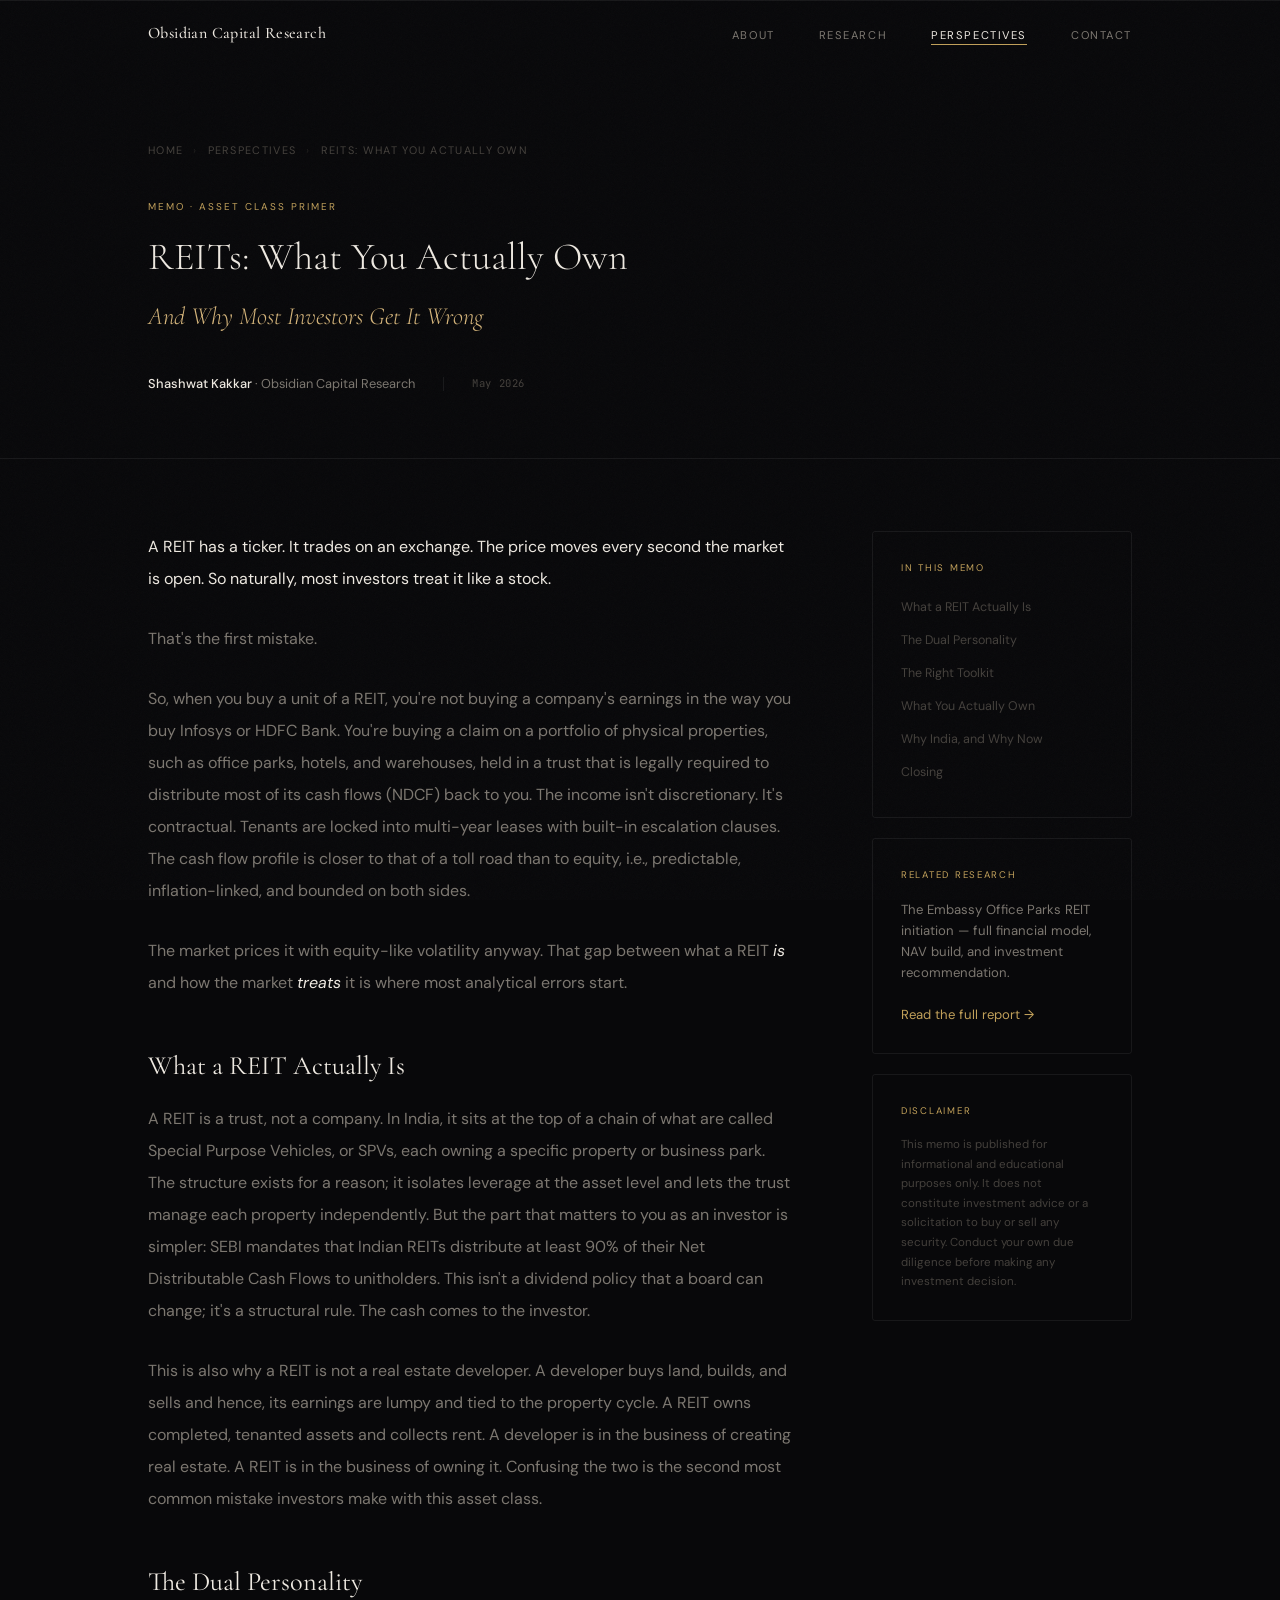
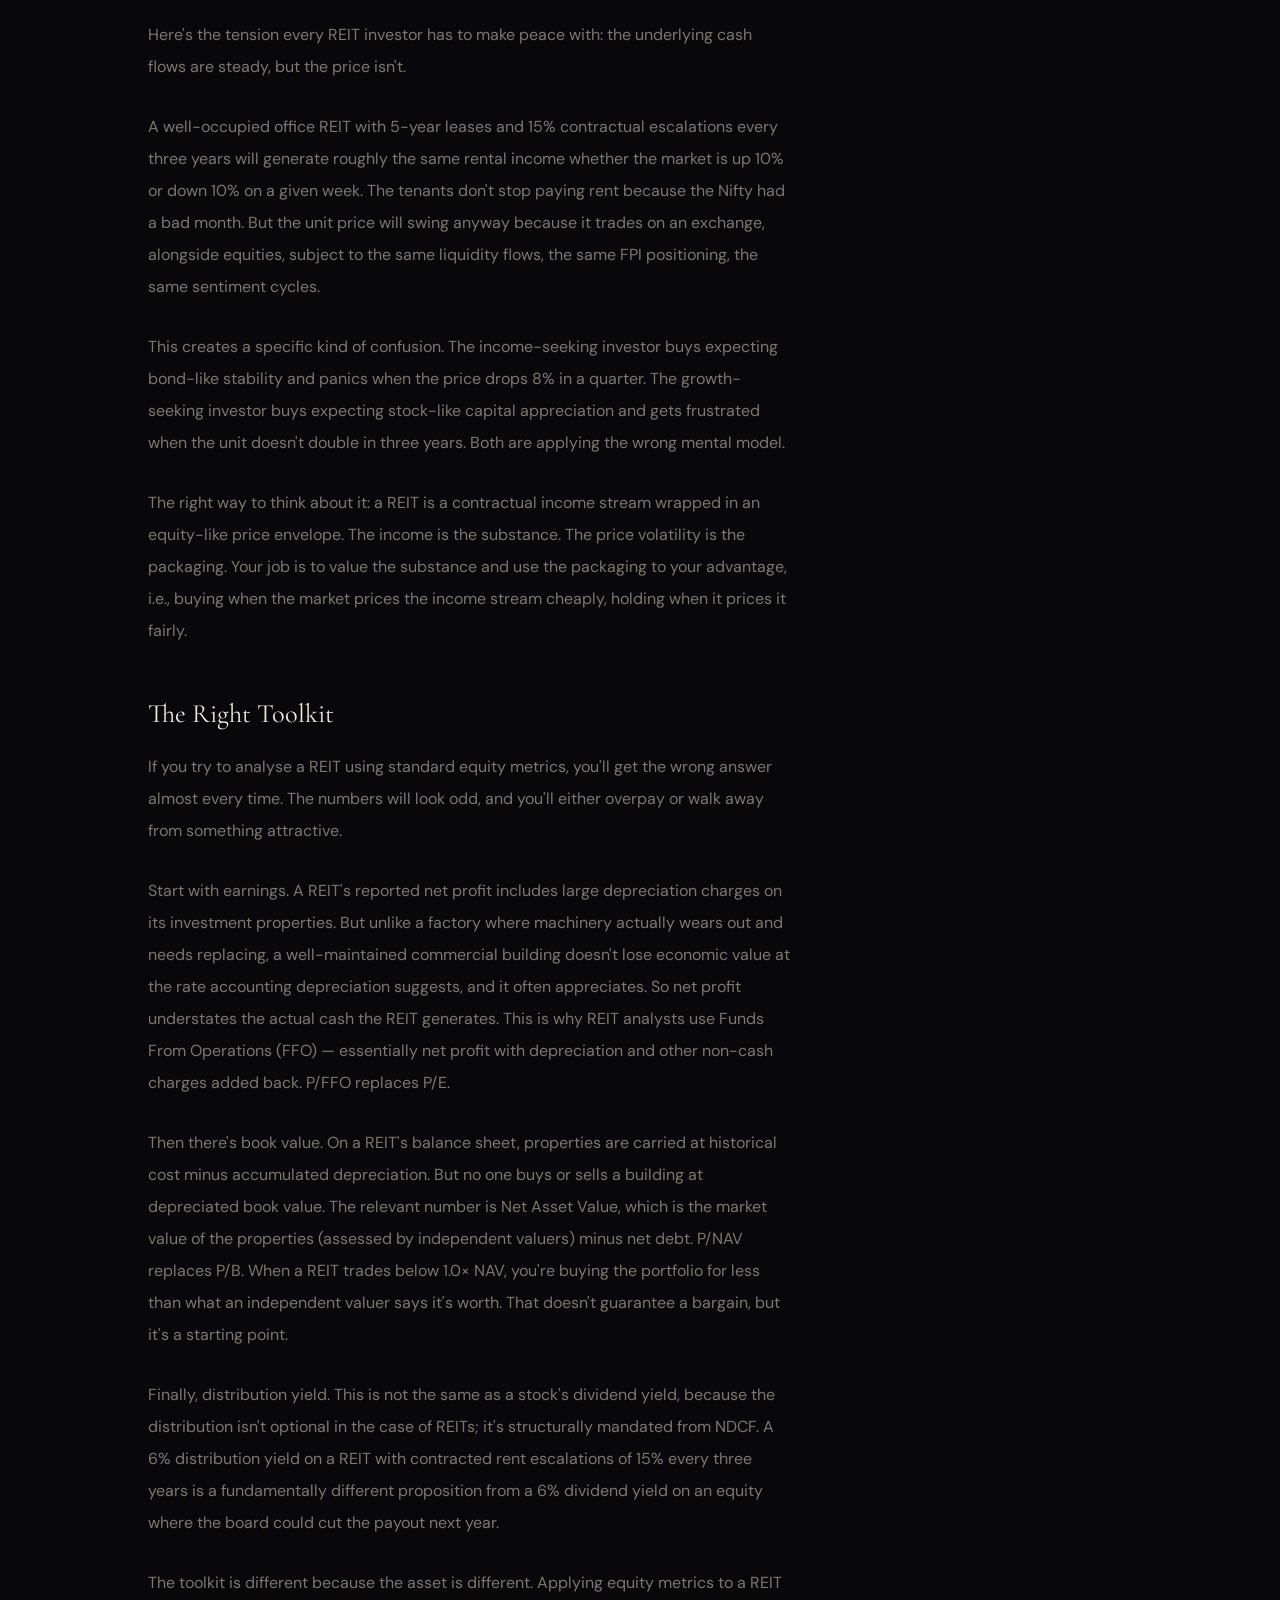
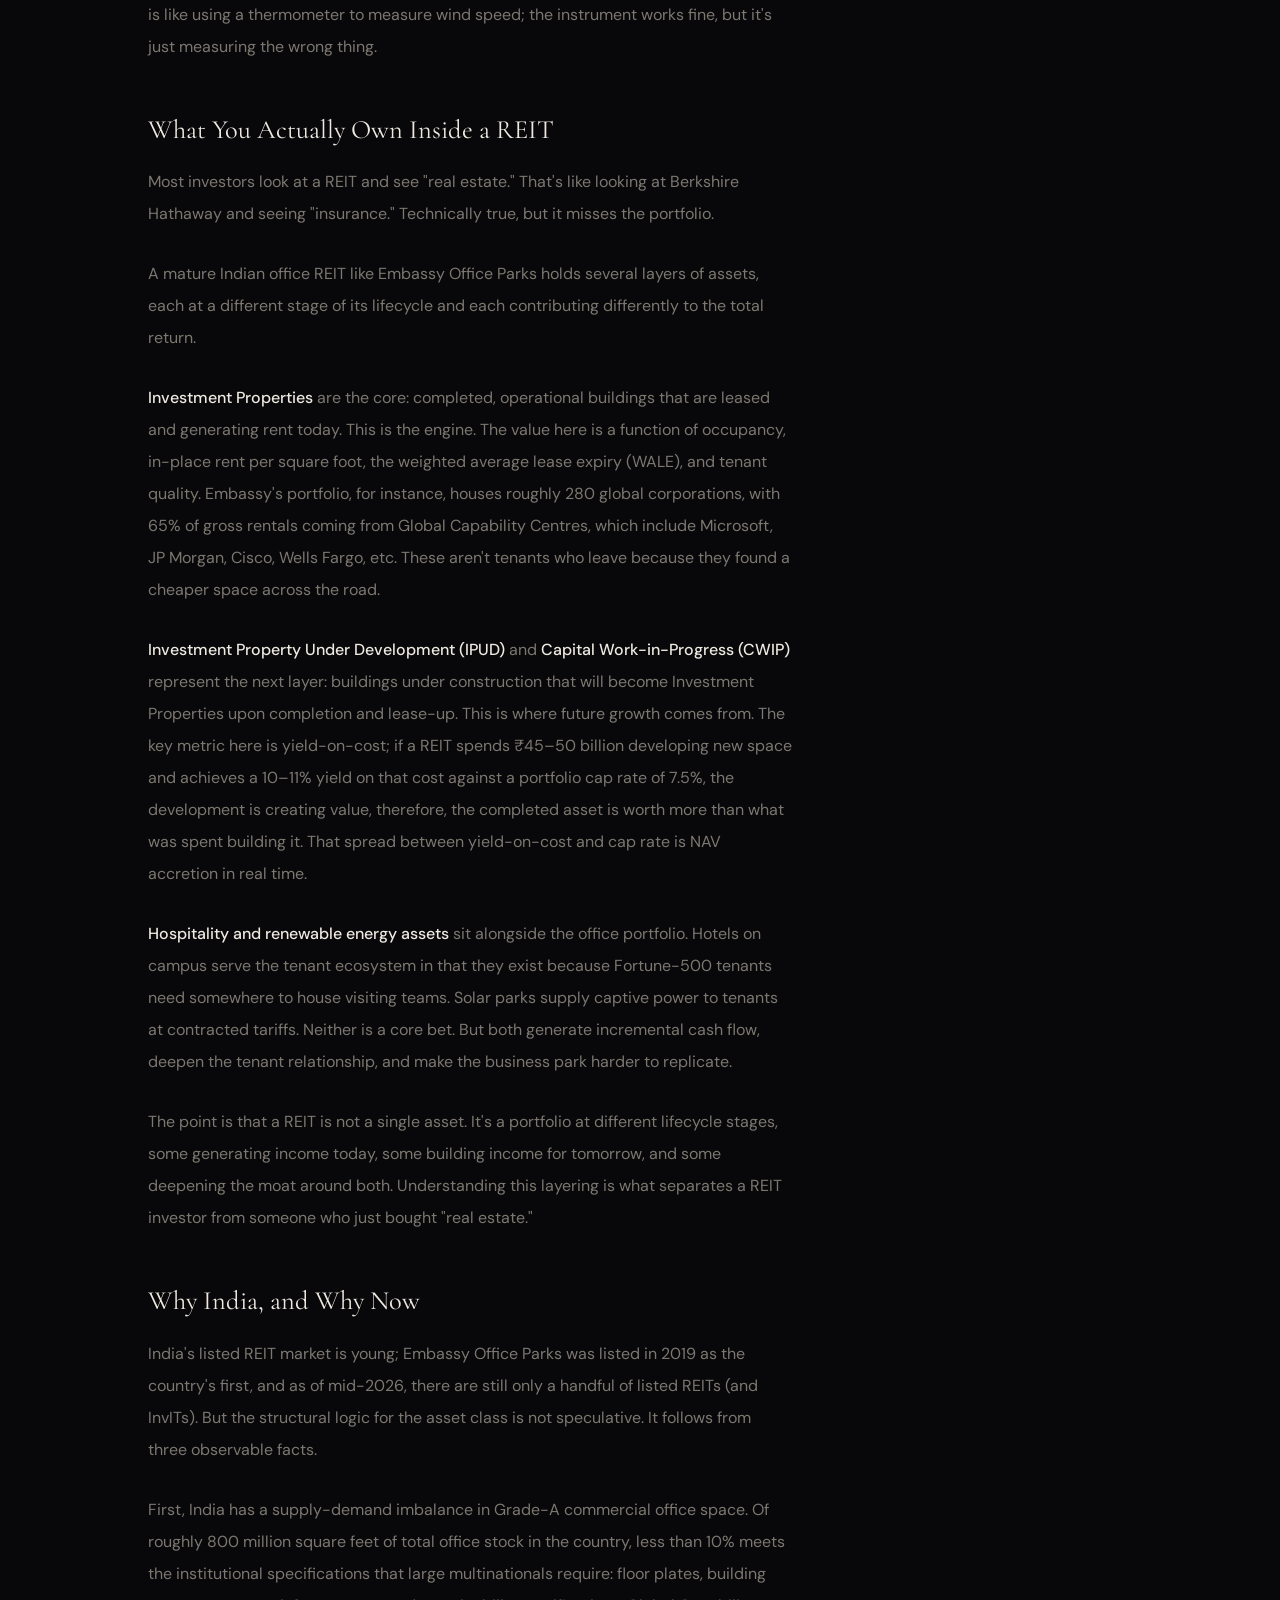
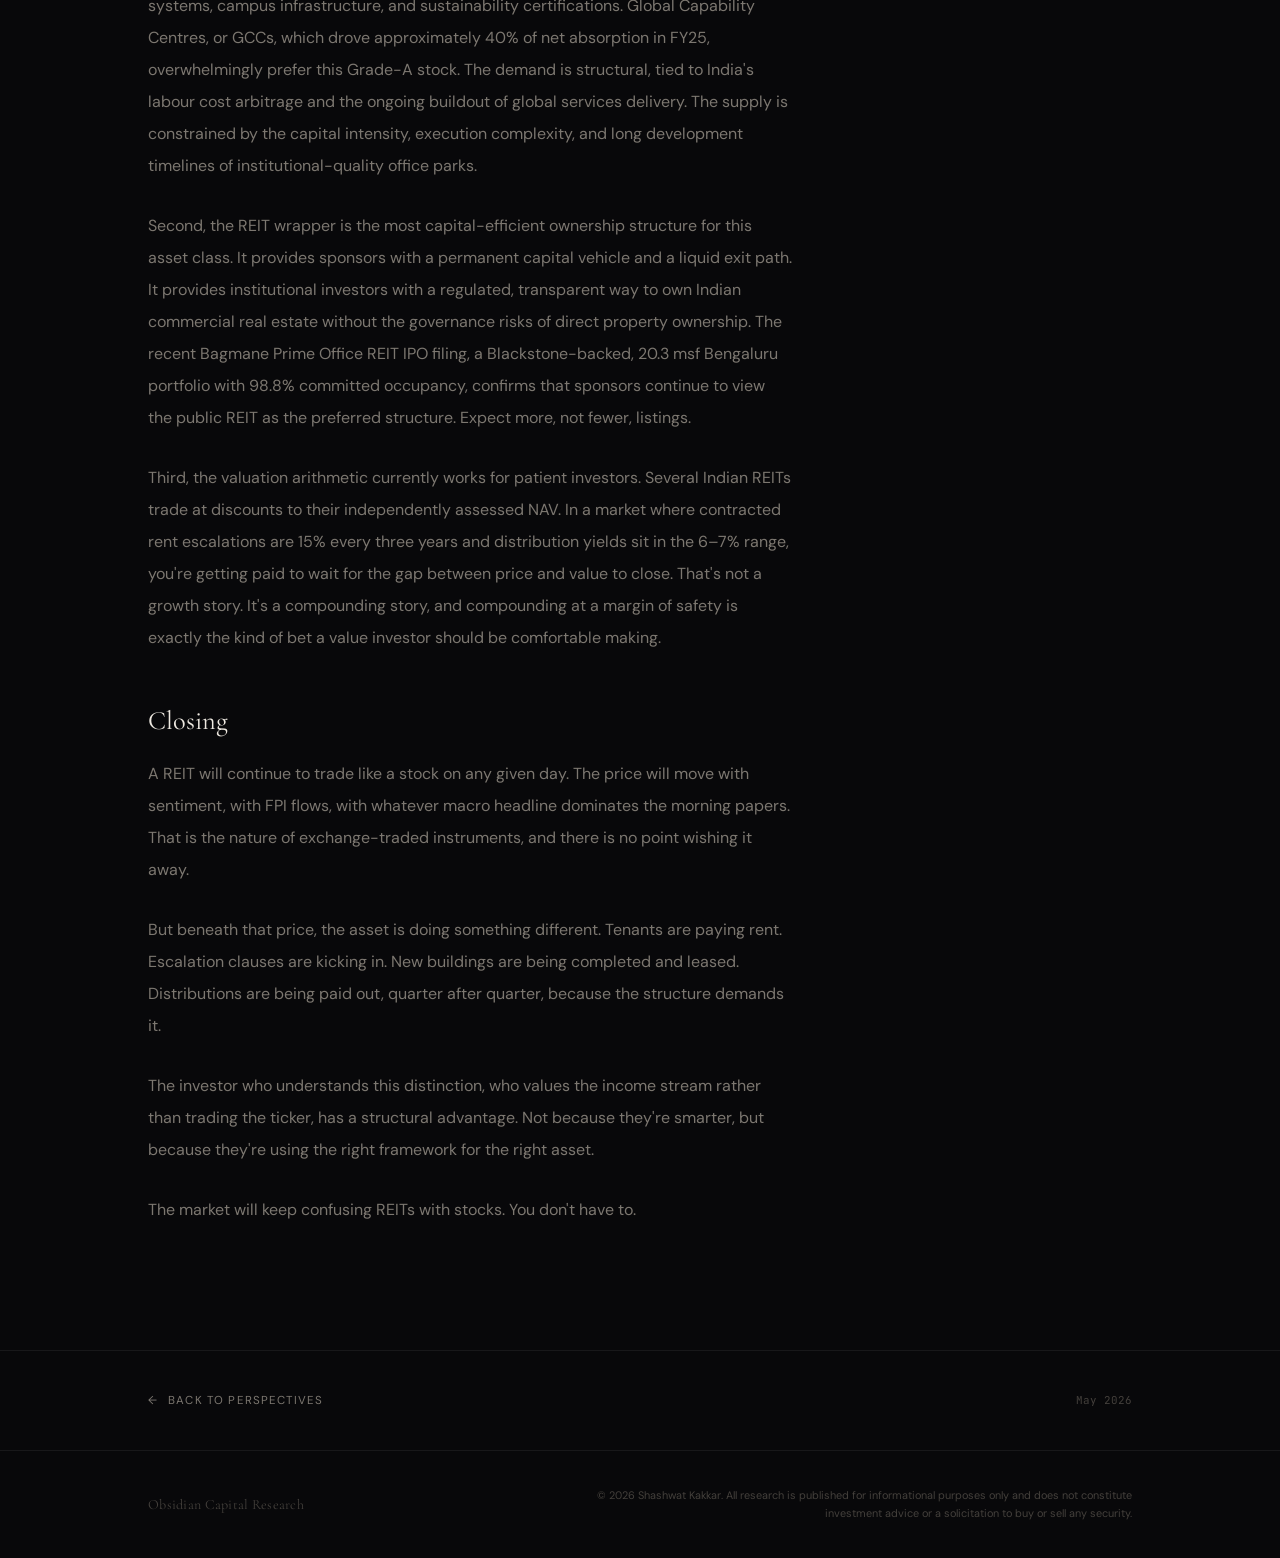
<file: perspectives/REITs-what-you-actually-own.html>
<!DOCTYPE html>
<html lang="en">
<head>
  <meta charset="UTF-8" />
  <meta name="viewport" content="width=device-width, initial-scale=1.0" />
  <title>REITs: What You Actually Own | Obsidian Capital Research</title>
  <meta name="description" content="A REIT has a ticker. It trades on an exchange. Most investors treat it like a stock. That's the first mistake." />
  <meta name="author" content="Shashwat Kakkar" />
  <meta property="og:title" content="REITs: What You Actually Own" />
  <meta property="og:description" content="A REIT has a ticker. It trades on an exchange. Most investors treat it like a stock. That's the first mistake." />
  <meta property="og:type" content="article" />
  <meta property="og:url" content="https://obsidian-capital-research.com/perspectives/REITs-what-you-actually-own.html" />
  <!-- Fonts -->
  <link rel="preconnect" href="https://fonts.googleapis.com" />
  <link rel="preconnect" href="https://fonts.gstatic.com" crossorigin />
  <link href="https://fonts.googleapis.com/css2?family=Cormorant+Garamond:ital,wght@0,300;0,400;0,500;1,300;1,400&family=DM+Sans:ital,wght@0,300;0,400;0,500;1,400&family=JetBrains+Mono:wght@300;400&display=swap" rel="stylesheet" />
  <link rel="stylesheet" href="../style.css" />
  <link rel="stylesheet" href="../memo.css" />
</head>
<body>

<div class="noise-overlay" aria-hidden="true"></div>

<!-- ======================== NAVIGATION ======================== -->
<nav id="navbar" role="navigation" aria-label="Main">
  <div class="nav-inner">
    <a href="../index.html" class="nav-logo">Obsidian Capital Research</a>
    <ul class="nav-links" role="list">
      <li><a href="../index.html#about">About</a></li>
      <li><a href="../index.html#research">Research</a></li>
      <li><a href="../index.html#perspectives" class="active">Perspectives</a></li>
      <li><a href="../index.html#contact">Contact</a></li>
    </ul>
    <button class="nav-toggle" id="navToggle" aria-label="Toggle navigation" aria-expanded="false">
      <span></span><span></span><span></span>
    </button>
  </div>
</nav>

<div class="mobile-menu" id="mobileMenu" aria-hidden="true">
  <ul role="list">
    <li><a href="../index.html#about"        onclick="closeMobileMenu()">About</a></li>
    <li><a href="../index.html#research"     onclick="closeMobileMenu()">Research</a></li>
    <li><a href="../index.html#perspectives" onclick="closeMobileMenu()">Perspectives</a></li>
    <li><a href="../index.html#contact"      onclick="closeMobileMenu()">Contact</a></li>
  </ul>
</div>

<!-- ======================== MEMO HERO ======================== -->
<section class="memo-hero" aria-label="Memo header">
  <div class="container">

    <nav class="memo-breadcrumb" aria-label="Breadcrumb">
      <a href="../index.html">Home</a>
      <span class="memo-breadcrumb-sep">›</span>
      <a href="../index.html#perspectives">Perspectives</a>
      <span class="memo-breadcrumb-sep">›</span>
      <span>REITs: What You Actually Own</span>
    </nav>

    <p class="memo-type-label fade-in">Memo · Asset Class Primer</p>
    <h1 class="memo-title fade-in delay-1">REITs: What You Actually Own</h1>
    <p class="memo-subtitle fade-in delay-2">And Why Most Investors Get It Wrong</p>

    <div class="memo-meta fade-in delay-3">
      <span class="memo-meta-author"><strong>Shashwat Kakkar</strong> · Obsidian Capital Research</span>
      <span class="memo-meta-divider" aria-hidden="true"></span>
      <span class="memo-meta-item">May 2026</span>
    </div>

  </div>
</section>

<!-- ======================== MEMO BODY ======================== -->
<div class="container">
  <div class="memo-layout">

    <!-- Main essay -->
    <article class="memo-content">

      <p>
        A REIT has a ticker. It trades on an exchange. The price moves every second the market is open. So naturally, most investors treat it like a stock.
      </p>
      <p>
        That's the first mistake.
      </p>
      <p>
        So, when you buy a unit of a REIT, you're not buying a company's earnings in the way you buy Infosys or HDFC Bank. You're buying a claim on a portfolio of physical properties, such as office parks, hotels, and warehouses, held in a trust that is legally required to distribute most of its cash flows (NDCF) back to you. The income isn't discretionary. It's contractual. Tenants are locked into multi-year leases with built-in escalation clauses. The cash flow profile is closer to that of a toll road than to equity, i.e., predictable, inflation-linked, and bounded on both sides.
      </p>
      <p>
        The market prices it with equity-like volatility anyway. That gap between what a REIT <em>is</em> and how the market <em>treats</em> it is where most analytical errors start.
      </p>

      <h2 id="what-a-reit-is">What a REIT Actually Is</h2>
      <p>
        A REIT is a trust, not a company. In India, it sits at the top of a chain of what are called Special Purpose Vehicles, or SPVs, each owning a specific property or business park. The structure exists for a reason; it isolates leverage at the asset level and lets the trust manage each property independently. But the part that matters to you as an investor is simpler: SEBI mandates that Indian REITs distribute at least 90% of their Net Distributable Cash Flows to unitholders. This isn't a dividend policy that a board can change; it's a structural rule. The cash comes to the investor.
      </p>
      <p>
        This is also why a REIT is not a real estate developer. A developer buys land, builds, and sells and hence, its earnings are lumpy and tied to the property cycle. A REIT owns completed, tenanted assets and collects rent. A developer is in the business of creating real estate. A REIT is in the business of owning it. Confusing the two is the second most common mistake investors make with this asset class.
      </p>

      <h2 id="dual-personality">The Dual Personality</h2>
      <p>
        Here's the tension every REIT investor has to make peace with: the underlying cash flows are steady, but the price isn't.
      </p>
      <p>
        A well-occupied office REIT with 5-year leases and 15% contractual escalations every three years will generate roughly the same rental income whether the market is up 10% or down 10% on a given week. The tenants don't stop paying rent because the Nifty had a bad month. But the unit price will swing anyway because it trades on an exchange, alongside equities, subject to the same liquidity flows, the same FPI positioning, the same sentiment cycles.
      </p>
      <p>
        This creates a specific kind of confusion. The income-seeking investor buys expecting bond-like stability and panics when the price drops 8% in a quarter. The growth-seeking investor buys expecting stock-like capital appreciation and gets frustrated when the unit doesn't double in three years. Both are applying the wrong mental model.
      </p>
      <p>
        The right way to think about it: a REIT is a contractual income stream wrapped in an equity-like price envelope. The income is the substance. The price volatility is the packaging. Your job is to value the substance and use the packaging to your advantage, i.e., buying when the market prices the income stream cheaply, holding when it prices it fairly.
      </p>

      <h2 id="right-toolkit">The Right Toolkit</h2>
      <p>
        If you try to analyse a REIT using standard equity metrics, you'll get the wrong answer almost every time. The numbers will look odd, and you'll either overpay or walk away from something attractive.
      </p>
      <p>
        Start with earnings. A REIT's reported net profit includes large depreciation charges on its investment properties. But unlike a factory where machinery actually wears out and needs replacing, a well-maintained commercial building doesn't lose economic value at the rate accounting depreciation suggests, and it often appreciates. So net profit understates the actual cash the REIT generates. This is why REIT analysts use Funds From Operations (FFO) — essentially net profit with depreciation and other non-cash charges added back. P/FFO replaces P/E.
      </p>
      <p>
        Then there's book value. On a REIT's balance sheet, properties are carried at historical cost minus accumulated depreciation. But no one buys or sells a building at depreciated book value. The relevant number is Net Asset Value, which is the market value of the properties (assessed by independent valuers) minus net debt. P/NAV replaces P/B. When a REIT trades below 1.0× NAV, you're buying the portfolio for less than what an independent valuer says it's worth. That doesn't guarantee a bargain, but it's a starting point.
      </p>
      <p>
        Finally, distribution yield. This is not the same as a stock's dividend yield, because the distribution isn't optional in the case of REITs; it's structurally mandated from NDCF. A 6% distribution yield on a REIT with contracted rent escalations of 15% every three years is a fundamentally different proposition from a 6% dividend yield on an equity where the board could cut the payout next year.
      </p>
      <p>
        The toolkit is different because the asset is different. Applying equity metrics to a REIT is like using a thermometer to measure wind speed; the instrument works fine, but it's just measuring the wrong thing.
      </p>

      <h2 id="what-you-own">What You Actually Own Inside a REIT</h2>
      <p>
        Most investors look at a REIT and see "real estate." That's like looking at Berkshire Hathaway and seeing "insurance." Technically true, but it misses the portfolio.
      </p>
      <p>
        A mature Indian office REIT like Embassy Office Parks holds several layers of assets, each at a different stage of its lifecycle and each contributing differently to the total return.
      </p>
      <p>
        <strong>Investment Properties</strong> are the core: completed, operational buildings that are leased and generating rent today. This is the engine. The value here is a function of occupancy, in-place rent per square foot, the weighted average lease expiry (WALE), and tenant quality. Embassy's portfolio, for instance, houses roughly 280 global corporations, with 65% of gross rentals coming from Global Capability Centres, which include Microsoft, JP Morgan, Cisco, Wells Fargo, etc. These aren't tenants who leave because they found a cheaper space across the road.
      </p>
      <p>
        <strong>Investment Property Under Development (IPUD)</strong> and <strong>Capital Work-in-Progress (CWIP)</strong> represent the next layer: buildings under construction that will become Investment Properties upon completion and lease-up. This is where future growth comes from. The key metric here is yield-on-cost; if a REIT spends ₹45–50 billion developing new space and achieves a 10–11% yield on that cost against a portfolio cap rate of 7.5%, the development is creating value, therefore, the completed asset is worth more than what was spent building it. That spread between yield-on-cost and cap rate is NAV accretion in real time.
      </p>
      <p>
        <strong>Hospitality and renewable energy assets</strong> sit alongside the office portfolio. Hotels on campus serve the tenant ecosystem in that they exist because Fortune-500 tenants need somewhere to house visiting teams. Solar parks supply captive power to tenants at contracted tariffs. Neither is a core bet. But both generate incremental cash flow, deepen the tenant relationship, and make the business park harder to replicate.
      </p>
      <p>
        The point is that a REIT is not a single asset. It's a portfolio at different lifecycle stages, some generating income today, some building income for tomorrow, and some deepening the moat around both. Understanding this layering is what separates a REIT investor from someone who just bought "real estate."
      </p>

      <h2 id="why-india">Why India, and Why Now</h2>
      <p>
        India's listed REIT market is young; Embassy Office Parks was listed in 2019 as the country's first, and as of mid-2026, there are still only a handful of listed REITs (and InvITs). But the structural logic for the asset class is not speculative. It follows from three observable facts.
      </p>
      <p>
        First, India has a supply-demand imbalance in Grade-A commercial office space. Of roughly 800 million square feet of total office stock in the country, less than 10% meets the institutional specifications that large multinationals require: floor plates, building systems, campus infrastructure, and sustainability certifications. Global Capability Centres, or GCCs, which drove approximately 40% of net absorption in FY25, overwhelmingly prefer this Grade-A stock. The demand is structural, tied to India's labour cost arbitrage and the ongoing buildout of global services delivery. The supply is constrained by the capital intensity, execution complexity, and long development timelines of institutional-quality office parks.
      </p>
      <p>
        Second, the REIT wrapper is the most capital-efficient ownership structure for this asset class. It provides sponsors with a permanent capital vehicle and a liquid exit path. It provides institutional investors with a regulated, transparent way to own Indian commercial real estate without the governance risks of direct property ownership. The recent Bagmane Prime Office REIT IPO filing, a Blackstone-backed, 20.3 msf Bengaluru portfolio with 98.8% committed occupancy, confirms that sponsors continue to view the public REIT as the preferred structure. Expect more, not fewer, listings.
      </p>
      <p>
        Third, the valuation arithmetic currently works for patient investors. Several Indian REITs trade at discounts to their independently assessed NAV. In a market where contracted rent escalations are 15% every three years and distribution yields sit in the 6–7% range, you're getting paid to wait for the gap between price and value to close. That's not a growth story. It's a compounding story, and compounding at a margin of safety is exactly the kind of bet a value investor should be comfortable making.
      </p>

      <h2 id="closing">Closing</h2>
      <p>
        A REIT will continue to trade like a stock on any given day. The price will move with sentiment, with FPI flows, with whatever macro headline dominates the morning papers. That is the nature of exchange-traded instruments, and there is no point wishing it away.
      </p>
      <p>
        But beneath that price, the asset is doing something different. Tenants are paying rent. Escalation clauses are kicking in. New buildings are being completed and leased. Distributions are being paid out, quarter after quarter, because the structure demands it.
      </p>
      <p>
        The investor who understands this distinction, who values the income stream rather than trading the ticker, has a structural advantage. Not because they're smarter, but because they're using the right framework for the right asset.
      </p>
      <p>
        The market will keep confusing REITs with stocks. You don't have to.
      </p>

    </article>

    <!-- Sidebar -->
    <aside class="memo-sidebar">

      <div class="memo-sidebar-block">
        <p class="memo-sidebar-label">In this memo</p>
        <ul class="memo-sidebar-toc">
          <li><a href="#what-a-reit-is">What a REIT Actually Is</a></li>
          <li><a href="#dual-personality">The Dual Personality</a></li>
          <li><a href="#right-toolkit">The Right Toolkit</a></li>
          <li><a href="#what-you-own">What You Actually Own</a></li>
          <li><a href="#why-india">Why India, and Why Now</a></li>
          <li><a href="#closing">Closing</a></li>
        </ul>
      </div>

      <div class="memo-sidebar-block">
        <p class="memo-sidebar-label">Related Research</p>
        <p class="memo-sidebar-related">
          The Embassy Office Parks REIT initiation — full financial model, NAV build, and investment recommendation.
          <br /><br />
          <a href="../embassy-reit.html">Read the full report →</a>
        </p>
      </div>

      <div class="memo-sidebar-block">
        <p class="memo-sidebar-label">Disclaimer</p>
        <p style="font-size:0.72rem; color:var(--text-muted); line-height:1.7;">
          This memo is published for informational and educational purposes only. It does not constitute investment advice or a solicitation to buy or sell any security. Conduct your own due diligence before making any investment decision.
        </p>
      </div>

    </aside>

  </div>
</div>

<!-- ======================== FOOTER NAV ======================== -->
<div class="memo-footer-bar">
  <div class="container">
    <div class="memo-footer-nav">
      <a href="../index.html#perspectives" class="memo-back-link">
        <span class="arrow-left">←</span> Back to Perspectives
      </a>
      <span style="font-size:0.68rem; color:var(--text-muted); font-family:var(--font-mono);">May 2026</span>
    </div>
  </div>
</div>

<!-- ======================== FOOTER ======================== -->
<footer>
  <div class="container footer-inner">
    <span class="footer-logo">Obsidian Capital Research</span>
    <span class="footer-copy">
      © 2026 Shashwat Kakkar. All research is published for informational purposes only
      and does not constitute investment advice or a solicitation to buy or sell any security.
    </span>
  </div>
</footer>

<script src="../main.js"></script>
</body>
</html>
</file>
<file: style.css>
/* ================================================================
   OBSIDIAN CAPITAL RESEARCH — style.css
   Shared styles across all pages
   ================================================================ */

/* ---- Variables ---- */
:root {
  --bg:            #08080a;
  --bg-surface:    #0f0f12;
  --bg-elevated:   #16161c;
  --border:        rgba(255, 255, 255, 0.065);
  --border-gold:   rgba(193, 160, 90, 0.28);

  --text-primary:  #eee9e1;
  --text-secondary:#7c7770;
  --text-muted:    #44403c;

  --accent:        #c1a05a;
  --accent-light:  #d4b47a;
  --accent-dim:    rgba(193, 160, 90, 0.1);

  --font-display:  'Cormorant Garamond', Georgia, serif;
  --font-body:     'DM Sans', sans-serif;
  --font-mono:     'JetBrains Mono', monospace;

  --nav-height:    68px;
  --container:     1080px;
  --section-pad:   130px;
  --radius:        3px;
}

/* ---- Reset ---- */
*, *::before, *::after { box-sizing: border-box; margin: 0; padding: 0; }
html { scroll-behavior: smooth; }
body {
  background: var(--bg);
  color: var(--text-primary);
  font-family: var(--font-body);
  font-size: 16px;
  line-height: 1.7;
  overflow-x: hidden;
  -webkit-font-smoothing: antialiased;
  -moz-osx-font-smoothing: grayscale;
}
a { color: inherit; text-decoration: none; }
ul { list-style: none; }
img { display: block; max-width: 100%; }

/* ---- Noise Overlay (obsidian grain) ---- */
.noise-overlay {
  position: fixed;
  inset: 0;
  pointer-events: none;
  z-index: 999;
  opacity: 0.028;
  background-image: url("data:image/svg+xml,%3Csvg viewBox='0 0 512 512' xmlns='http://www.w3.org/2000/svg'%3E%3Cfilter id='n'%3E%3CfeTurbulence type='fractalNoise' baseFrequency='0.75' numOctaves='4' stitchTiles='stitch'/%3E%3C/filter%3E%3Crect width='100%25' height='100%25' filter='url(%23n)'/%3E%3C/svg%3E");
  background-size: 200px 200px;
}

/* ---- Container ---- */
.container {
  max-width: var(--container);
  margin: 0 auto;
  padding: 0 48px;
}

/* ---- Navigation ---- */
#navbar {
  position: fixed;
  top: 0; left: 0; right: 0;
  z-index: 100;
  height: var(--nav-height);
  transition: background 0.4s ease, border-color 0.4s ease, backdrop-filter 0.4s;
  border-bottom: 1px solid transparent;
}
#navbar.scrolled {
  background: rgba(8, 8, 10, 0.88);
  backdrop-filter: blur(20px);
  -webkit-backdrop-filter: blur(20px);
  border-bottom-color: var(--border);
}
.nav-inner {
  max-width: var(--container);
  margin: 0 auto;
  padding: 0 48px;
  height: 100%;
  display: flex;
  align-items: center;
  justify-content: space-between;
}
.nav-logo {
  font-family: var(--font-display);
  font-size: 1rem;
  font-weight: 500;
  letter-spacing: 0.025em;
  color: var(--text-primary);
  transition: color 0.25s;
  flex-shrink: 0;
}
.nav-logo:hover { color: var(--accent); }

.nav-links {
  display: flex;
  gap: 44px;
  align-items: center;
}
.nav-links a {
  font-size: 0.7rem;
  font-weight: 400;
  letter-spacing: 0.14em;
  text-transform: uppercase;
  color: var(--text-secondary);
  transition: color 0.25s;
  position: relative;
}
.nav-links a::after {
  content: '';
  position: absolute;
  bottom: -3px;
  left: 0; right: 0;
  height: 1px;
  background: var(--accent);
  transform: scaleX(0);
  transition: transform 0.3s ease;
}
.nav-links a:hover,
.nav-links a.active { color: var(--text-primary); }
.nav-links a.active::after,
.nav-links a:hover::after { transform: scaleX(1); }

/* Mobile toggle */
.nav-toggle {
  display: none;
  flex-direction: column;
  gap: 5px;
  background: none;
  border: none;
  cursor: pointer;
  padding: 6px;
}
.nav-toggle span {
  display: block;
  width: 22px;
  height: 1px;
  background: var(--text-primary);
  transition: transform 0.3s ease, opacity 0.3s ease;
}
.nav-toggle.open span:nth-child(1) { transform: translateY(6px) rotate(45deg); }
.nav-toggle.open span:nth-child(2) { opacity: 0; }
.nav-toggle.open span:nth-child(3) { transform: translateY(-6px) rotate(-45deg); }
.nav-toggle span:nth-child(3) { width: 16px; }

/* Mobile Menu */
.mobile-menu {
  position: fixed;
  top: var(--nav-height); left: 0; right: 0;
  background: var(--bg-surface);
  border-bottom: 1px solid var(--border);
  z-index: 99;
  transform: translateY(-110%);
  opacity: 0;
  transition: transform 0.35s cubic-bezier(0.22, 1, 0.36, 1), opacity 0.35s;
  pointer-events: none;
}
.mobile-menu.open {
  transform: translateY(0);
  opacity: 1;
  pointer-events: auto;
}
.mobile-menu ul {
  padding: 28px 48px 32px;
  display: flex;
  flex-direction: column;
  gap: 22px;
}
.mobile-menu a {
  font-size: 0.78rem;
  letter-spacing: 0.12em;
  text-transform: uppercase;
  color: var(--text-secondary);
  transition: color 0.2s;
}
.mobile-menu a:hover { color: var(--text-primary); }

/* ---- Animations ---- */
.fade-in {
  opacity: 0;
  transform: translateY(20px);
  animation: fadeUp 1s cubic-bezier(0.22, 1, 0.36, 1) forwards;
}
.delay-1 { animation-delay: 0.12s; }
.delay-2 { animation-delay: 0.24s; }
.delay-3 { animation-delay: 0.36s; }
.delay-4 { animation-delay: 0.52s; }

@keyframes fadeUp {
  to { opacity: 1; transform: translateY(0); }
}

/* Scroll reveal */
.reveal {
  opacity: 0;
  transform: translateY(28px);
  transition: opacity 0.85s cubic-bezier(0.22, 1, 0.36, 1),
              transform 0.85s cubic-bezier(0.22, 1, 0.36, 1);
}
.reveal.visible { opacity: 1; transform: translateY(0); }
.reveal-delay-1 { transition-delay: 0.1s; }
.reveal-delay-2 { transition-delay: 0.2s; }
.reveal-delay-3 { transition-delay: 0.3s; }

/* ---- Hero ---- */
#hero {
  min-height: 100vh;
  display: flex;
  flex-direction: column;
  align-items: center;
  justify-content: center;
  text-align: center;
  padding: calc(var(--nav-height) + 80px) 48px 100px;
  position: relative;
}
/* Radial gold glow behind hero */
#hero::before {
  content: '';
  position: absolute;
  top: 42%;
  left: 50%;
  transform: translate(-50%, -50%);
  width: 700px;
  height: 700px;
  background: radial-gradient(ellipse at center, rgba(193,160,90,0.055) 0%, transparent 68%);
  pointer-events: none;
}

.hero-eyebrow {
  font-size: 0.68rem;
  letter-spacing: 0.22em;
  text-transform: uppercase;
  color: var(--accent);
  margin-bottom: 36px;
}
.hero-title {
  font-family: var(--font-display);
  font-size: clamp(3.2rem, 7.5vw, 6.2rem);
  font-weight: 300;
  line-height: 1.08;
  letter-spacing: -0.01em;
  color: var(--text-primary);
  margin-bottom: 32px;
}
.hero-title em {
  font-style: italic;
  color: var(--accent);
}
.hero-sub {
  font-size: 0.92rem;
  color: var(--text-secondary);
  line-height: 1.85;
  margin-bottom: 52px;
  max-width: 440px;
}
.hero-actions {
  display: flex;
  gap: 14px;
  justify-content: center;
  flex-wrap: wrap;
}

/* ---- Buttons ---- */
.btn {
  display: inline-flex;
  align-items: center;
  justify-content: center;
  font-family: var(--font-body);
  font-size: 0.72rem;
  font-weight: 500;
  letter-spacing: 0.15em;
  text-transform: uppercase;
  padding: 14px 30px;
  border-radius: var(--radius);
  border: none;
  cursor: pointer;
  transition: transform 0.2s ease, box-shadow 0.2s ease, background 0.2s ease;
}
.btn-primary {
  background: var(--accent);
  color: var(--bg);
}
.btn-primary:hover {
  background: var(--accent-light);
  transform: translateY(-1px);
  box-shadow: 0 8px 28px rgba(193, 160, 90, 0.22);
}
.btn-ghost {
  border: 1px solid var(--border-gold);
  color: var(--text-secondary);
  background: transparent;
}
.btn-ghost:hover {
  border-color: var(--accent);
  color: var(--text-primary);
  transform: translateY(-1px);
}

/* Scroll hint */
.hero-scroll-hint {
  position: absolute;
  bottom: 32px;
  left: 0;
  right: 0;
  display: flex;
  flex-direction: column;
  align-items: center;
  gap: 10px;
  opacity: 0.3;
  pointer-events: none;
}
.hero-scroll-hint span {
  font-size: 0.6rem;
  letter-spacing: 0.22em;
  text-transform: uppercase;
}
.scroll-line {
  width: 1px;
  height: 38px;
  background: linear-gradient(to bottom, var(--text-secondary), transparent);
  animation: scrollPulse 2.2s ease-in-out infinite;
}
@keyframes scrollPulse {
  0%, 100% { opacity: 0.3; transform: scaleY(1); }
  50% { opacity: 1; transform: scaleY(1.1); }
}

/* ---- Sections ---- */
section { padding: var(--section-pad) 0; position: relative; }

.section-label {
  font-size: 0.64rem;
  letter-spacing: 0.22em;
  text-transform: uppercase;
  color: var(--accent);
  margin-bottom: 18px;
  display: flex;
  align-items: center;
  gap: 14px;
}
.section-label::before {
  content: '';
  display: inline-block;
  width: 24px;
  height: 1px;
  background: var(--accent);
  opacity: 0.6;
}

.section-title {
  font-family: var(--font-display);
  font-size: clamp(2rem, 4vw, 3.1rem);
  font-weight: 300;
  line-height: 1.15;
  color: var(--text-primary);
  margin-bottom: 18px;
}
.section-title em {
  font-style: italic;
  color: var(--accent);
}
.section-sub {
  font-size: 0.88rem;
  color: var(--text-secondary);
  max-width: 520px;
  margin-bottom: 64px;
  line-height: 1.85;
}

/* Section top border */
section:not(#hero) {
  border-top: 1px solid var(--border);
}

/* ---- About Section ---- */
.about-grid {
  display: grid;
  grid-template-columns: 1fr 300px;
  gap: 88px;
  align-items: start;
}
.about-text p {
  font-size: 0.92rem;
  color: var(--text-secondary);
  line-height: 1.95;
  margin-bottom: 22px;
}
.about-credentials {
  border-left: 1px solid var(--border);
  padding-left: 44px;
}
.credential-item {
  padding: 22px 0;
  border-bottom: 1px solid var(--border);
}
.credential-item:first-child { padding-top: 0; }
.credential-item:last-child { border-bottom: none; }
.credential-value {
  display: block;
  font-family: var(--font-display);
  font-size: 1.75rem;
  font-weight: 400;
  color: var(--text-primary);
  margin-bottom: 4px;
  line-height: 1;
}
.credential-label {
  font-size: 0.75rem;
  color: var(--text-secondary);
  line-height: 1.5;
}

/* ---- Research Grid ---- */
.research-grid {
  display: grid;
  grid-template-columns: repeat(auto-fill, minmax(340px, 1fr));
  gap: 20px;
}
.research-card {
  display: block;
  background: var(--bg-surface);
  border: 1px solid var(--border);
  border-radius: var(--radius);
  padding: 36px;
  transition: border-color 0.3s, transform 0.3s cubic-bezier(0.22,1,0.36,1), box-shadow 0.3s;
}
a.research-card:hover {
  border-color: var(--border-gold);
  transform: translateY(-5px);
  box-shadow: 0 24px 52px rgba(0,0,0,0.45);
}
.research-card--soon {
  opacity: 0.38;
  cursor: default;
}

.card-meta {
  display: flex;
  justify-content: space-between;
  align-items: center;
  margin-bottom: 22px;
}
.card-sector {
  font-size: 0.64rem;
  letter-spacing: 0.15em;
  text-transform: uppercase;
  color: var(--accent);
}
.card-date {
  font-family: var(--font-mono);
  font-size: 0.68rem;
  color: var(--text-muted);
}
.card-title {
  font-family: var(--font-display);
  font-size: 1.55rem;
  font-weight: 400;
  color: var(--text-primary);
  margin-bottom: 14px;
  line-height: 1.2;
}
.card-desc {
  font-size: 0.83rem;
  color: var(--text-secondary);
  line-height: 1.8;
  margin-bottom: 26px;
}
.card-tags {
  display: flex;
  flex-wrap: wrap;
  gap: 7px;
  margin-bottom: 30px;
}
.tag {
  font-size: 0.62rem;
  letter-spacing: 0.1em;
  text-transform: uppercase;
  color: var(--text-muted);
  border: 1px solid var(--border);
  padding: 3px 9px;
  border-radius: 2px;
}
.card-cta {
  font-size: 0.75rem;
  font-weight: 500;
  letter-spacing: 0.06em;
  color: var(--accent);
  display: flex;
  align-items: center;
  gap: 8px;
}
.card-cta .arrow { transition: transform 0.22s ease; }
a.research-card:hover .arrow { transform: translateX(5px); }
.card-cta.muted { color: var(--text-muted); }

/* ---- Perspectives / Memos ---- */
.memo-grid {
  display: flex;
  flex-direction: column;
  gap: 1px;
  border: 1px solid var(--border);
  border-radius: var(--radius);
  overflow: hidden;
}
.memo-card {
  display: grid;
  grid-template-columns: 120px 1fr auto;
  align-items: start;
  gap: 32px;
  padding: 32px 36px;
  background: var(--bg-surface);
  border-bottom: 1px solid var(--border);
  transition: background 0.25s ease;
  text-decoration: none;
  color: inherit;
}
.memo-card:last-child { border-bottom: none; }
.memo-card:hover { background: var(--bg-elevated); }
.memo-card-date {
  font-family: var(--font-mono);
  font-size: 0.66rem;
  color: var(--text-muted);
  letter-spacing: 0.06em;
  padding-top: 4px;
  white-space: nowrap;
}
.memo-card-body { min-width: 0; }
.memo-card-type {
  font-size: 0.6rem;
  letter-spacing: 0.18em;
  text-transform: uppercase;
  color: var(--accent);
  margin-bottom: 8px;
}
.memo-card-title {
  font-family: var(--font-display);
  font-size: 1.35rem;
  font-weight: 400;
  color: var(--text-primary);
  line-height: 1.25;
  margin-bottom: 10px;
}
.memo-card-subtitle {
  font-family: var(--font-display);
  font-size: 0.95rem;
  font-style: italic;
  color: var(--text-secondary);
  margin-bottom: 10px;
}
.memo-card-excerpt {
  font-size: 0.82rem;
  color: var(--text-secondary);
  line-height: 1.75;
}
.memo-card-tags {
  display: flex;
  flex-wrap: wrap;
  gap: 6px;
  margin-top: 14px;
}
.memo-card-arrow {
  font-size: 0.9rem;
  color: var(--text-muted);
  padding-top: 4px;
  transition: transform 0.22s ease, color 0.22s ease;
  flex-shrink: 0;
}
.memo-card:hover .memo-card-arrow {
  transform: translateX(4px);
  color: var(--accent);
}

@media (max-width: 880px) {
  .memo-card { grid-template-columns: 1fr auto; gap: 16px 24px; padding: 24px 28px; }
  .memo-card-date { grid-column: 1; grid-row: 1; }
  .memo-card-body { grid-column: 1; grid-row: 2; }
  .memo-card-arrow { grid-column: 2; grid-row: 1 / 3; align-self: center; }
}
@media (max-width: 600px) {
  .memo-card { grid-template-columns: 1fr; }
  .memo-card-arrow { display: none; }
}

/* ---- Contact ---- */
.contact-links {
  display: flex;
  gap: 16px;
  flex-wrap: wrap;
}
.contact-link {
  display: inline-flex;
  align-items: center;
  gap: 12px;
  padding: 15px 28px;
  border: 1px solid var(--border);
  border-radius: var(--radius);
  font-size: 0.72rem;
  letter-spacing: 0.12em;
  text-transform: uppercase;
  color: var(--text-secondary);
  transition: border-color 0.25s, color 0.25s, background 0.25s;
}
.contact-link:hover {
  border-color: var(--border-gold);
  color: var(--text-primary);
  background: var(--accent-dim);
}
.contact-icon {
  font-size: 1rem;
  color: var(--accent);
  line-height: 1;
}

/* ---- Footer ---- */
footer {
  border-top: 1px solid var(--border);
  padding: 36px 0;
}
.footer-inner {
  display: flex;
  justify-content: space-between;
  align-items: center;
  flex-wrap: wrap;
  gap: 14px;
}
.footer-logo {
  font-family: var(--font-display);
  font-size: 0.88rem;
  color: var(--text-muted);
  letter-spacing: 0.02em;
}
.footer-copy {
  font-size: 0.68rem;
  color: var(--text-muted);
  max-width: 580px;
  text-align: right;
  line-height: 1.6;
}

/* ---- Card Visual Header ---- */
.card-visual {
  margin: -36px -36px 28px;
  height: 110px;
  border-radius: var(--radius) var(--radius) 0 0;
  overflow: hidden;
  position: relative;
  border-bottom: 1px solid var(--border);
}
.card-visual-svg {
  width: 100%;
  height: 100%;
}
.card-visual--embassy {
  background: linear-gradient(160deg, #0e0c08 0%, #12100a 50%, #0a0c10 100%);
}
.card-visual--powergrid {
  background: linear-gradient(160deg, #080c12 0%, #0a0e18 50%, #080a10 100%);
}

/* ---- Responsive ---- */
@media (max-width: 880px) {
  :root { --section-pad: 88px; }
  .about-grid { grid-template-columns: 1fr; gap: 48px; }
  .about-credentials {
    border-left: none; padding-left: 0;
    border-top: 1px solid var(--border); padding-top: 40px;
    display: grid; grid-template-columns: 1fr 1fr; gap: 0;
  }
  .credential-item { border-right: 1px solid var(--border); padding: 16px 24px 16px 0; }
  .credential-item:nth-child(even) { border-right: none; padding-left: 24px; }
  .footer-inner { flex-direction: column; align-items: flex-start; }
  .footer-copy { text-align: left; max-width: 100%; }
}

@media (max-width: 600px) {
  :root { --section-pad: 64px; }
  .container, .nav-inner { padding-left: 24px; padding-right: 24px; }
  .nav-links { display: none; }
  .nav-toggle { display: flex; }
  .mobile-menu ul { padding: 28px 24px 32px; }
  .research-grid { grid-template-columns: 1fr; }
  #hero { padding-left: 24px; padding-right: 24px; padding-bottom: 64px; }
  .hero-title { font-size: clamp(2.6rem, 11vw, 3.8rem); }
  .about-credentials { grid-template-columns: 1fr; }
  .credential-item { border-right: none !important; padding-left: 0 !important; }
}
</file>
<file: company.css>
/* ================================================================
   company.css — individual research / company page styles
   ================================================================ */

/* ---- Company Hero ---- */
.company-hero {
  padding: calc(var(--nav-height) + 80px) 0 80px;
  border-bottom: 1px solid var(--border);
}

.company-breadcrumb {
  font-size: 0.68rem;
  letter-spacing: 0.06em;
  color: var(--text-muted);
  margin-bottom: 28px;
  display: flex;
  align-items: center;
  gap: 10px;
  flex-wrap: wrap;
}
.company-breadcrumb a {
  color: var(--text-muted);
  transition: color 0.2s;
}
.company-breadcrumb a:hover { color: var(--text-secondary); }
.company-breadcrumb .sep { color: var(--border); opacity: 1; }

.company-meta {
  display: flex;
  align-items: center;
  gap: 20px;
  margin-bottom: 28px;
  flex-wrap: wrap;
}
.company-date {
  font-family: var(--font-mono);
  font-size: 0.68rem;
  color: var(--text-muted);
}

.company-title {
  font-family: var(--font-display);
  font-size: clamp(2.5rem, 5.5vw, 4.8rem);
  font-weight: 300;
  line-height: 1.08;
  color: var(--text-primary);
  margin-bottom: 28px;
  letter-spacing: -0.01em;
}
.company-title em {
  font-style: italic;
  color: var(--accent);
}

.company-rating {
  font-size: 0.82rem;
  color: var(--text-secondary);
  display: flex;
  align-items: center;
  gap: 14px;
  flex-wrap: wrap;
}
.rating-badge {
  display: inline-block;
  font-size: 0.62rem;
  letter-spacing: 0.12em;
  text-transform: uppercase;
  font-weight: 500;
  background: rgba(110, 195, 140, 0.1);
  color: #80c89a;
  border: 1px solid rgba(110, 195, 140, 0.22);
  padding: 3px 11px;
  border-radius: 2px;
}

/* ---- Thesis Section ---- */
.company-thesis {
  padding: 80px 0;
  border-bottom: 1px solid var(--border);
}
.thesis-grid {
  display: grid;
  grid-template-columns: 1fr 280px;
  gap: 80px;
  align-items: start;
}
.thesis-main .section-label { margin-bottom: 24px; }
.thesis-main p {
  font-size: 0.92rem;
  color: var(--text-secondary);
  line-height: 1.95;
  margin-bottom: 20px;
}
.thesis-metrics {
  border-left: 1px solid var(--border);
  padding-left: 44px;
}
.metric-item {
  padding: 18px 0;
  border-bottom: 1px solid var(--border);
}
.metric-item:first-child { padding-top: 0; }
.metric-item:last-child { border-bottom: none; }
.metric-label {
  display: block;
  font-size: 0.64rem;
  letter-spacing: 0.14em;
  text-transform: uppercase;
  color: var(--text-muted);
  margin-bottom: 5px;
}
.metric-value {
  font-family: var(--font-display);
  font-size: 1.5rem;
  font-weight: 400;
  color: var(--text-primary);
  line-height: 1;
}

/* ---- Downloads Section ---- */
.company-downloads {
  padding: 80px 0;
  border-bottom: 1px solid var(--border);
}
.download-grid {
  display: grid;
  grid-template-columns: repeat(auto-fill, minmax(360px, 1fr));
  gap: 20px;
}
.download-card {
  display: flex;
  flex-direction: column;
  gap: 24px;
  background: var(--bg-surface);
  border: 1px solid var(--border);
  border-radius: var(--radius);
  padding: 40px;
  transition: border-color 0.3s, transform 0.3s cubic-bezier(0.22,1,0.36,1), box-shadow 0.3s;
}
.download-card:hover {
  border-color: var(--border-gold);
  transform: translateY(-4px);
  box-shadow: 0 20px 48px rgba(0,0,0,0.4);
}
.download-icon {
  width: 40px;
  height: 40px;
  color: var(--accent);
  flex-shrink: 0;
}
.download-icon svg { width: 100%; height: 100%; }
.download-type {
  display: block;
  font-size: 0.62rem;
  letter-spacing: 0.16em;
  text-transform: uppercase;
  color: var(--accent);
  margin-bottom: 6px;
}
.download-title {
  font-family: var(--font-display);
  font-size: 1.45rem;
  font-weight: 400;
  color: var(--text-primary);
  margin-bottom: 10px;
}
.download-desc {
  font-size: 0.82rem;
  color: var(--text-secondary);
  line-height: 1.8;
}
.download-cta {
  margin-top: auto;
  font-size: 0.74rem;
  font-weight: 500;
  letter-spacing: 0.08em;
  color: var(--accent);
  display: flex;
  align-items: center;
  gap: 8px;
}
.download-card:hover .arrow { 
  display: inline-block;
  animation: nudgeDown 0.35s ease forwards;
}
@keyframes nudgeDown {
  0%   { transform: translateY(0); }
  50%  { transform: translateY(3px); }
  100% { transform: translateY(0); }
}

/* ---- Scope / What's Inside ---- */
.company-scope {
  padding: 80px 0;
  border-bottom: 1px solid var(--border);
}
.scope-grid {
  display: grid;
  grid-template-columns: repeat(3, 1fr);
  border: 1px solid var(--border);
  border-radius: var(--radius);
  overflow: hidden;
}
.scope-item {
  padding: 36px 32px;
  border-right: 1px solid var(--border);
  border-bottom: 1px solid var(--border);
  transition: background 0.25s;
}
.scope-item:nth-child(3n)       { border-right: none; }
.scope-item:nth-last-child(-n+3){ border-bottom: none; }
.scope-item:hover { background: var(--bg-surface); }

.scope-num {
  display: block;
  font-family: var(--font-mono);
  font-size: 0.64rem;
  color: var(--accent);
  letter-spacing: 0.1em;
  margin-bottom: 14px;
  opacity: 0.8;
}
.scope-item h4 {
  font-family: var(--font-display);
  font-size: 1.05rem;
  font-weight: 500;
  color: var(--text-primary);
  margin-bottom: 10px;
  line-height: 1.3;
}
.scope-item p {
  font-size: 0.78rem;
  color: var(--text-secondary);
  line-height: 1.75;
}

/* ---- Disclaimer ---- */
.disclaimer {
  font-size: 0.7rem;
  color: var(--text-muted);
  line-height: 1.75;
  border-top: 1px solid var(--border);
  padding: 36px 0;
}

/* ---- Nav back link (company pages) ---- */
.nav-back {
  font-size: 0.7rem;
  letter-spacing: 0.12em;
  text-transform: uppercase;
  color: var(--text-secondary);
  transition: color 0.2s;
  display: flex;
  align-items: center;
  gap: 6px;
}
.nav-back:hover { color: var(--accent); }

/* ---- Company subtitle (replaces rating badge) ---- */
.company-subtitle {
  font-size: 0.82rem;
  color: var(--text-secondary);
  letter-spacing: 0.04em;
}

/* ---- Methodology list ---- */
.thesis-methodology {
  border-left: 1px solid var(--border);
  padding-left: 44px;
}
.methodology-list {
  display: flex;
  flex-direction: column;
  gap: 0;
}
.methodology-item {
  display: flex;
  align-items: baseline;
  gap: 14px;
  padding: 14px 0;
  border-bottom: 1px solid var(--border);
}
.methodology-item:last-child { border-bottom: none; }
.methodology-num {
  font-family: var(--font-mono);
  font-size: 0.62rem;
  color: var(--accent);
  opacity: 0.7;
  flex-shrink: 0;
  letter-spacing: 0.08em;
}
.methodology-text {
  font-size: 0.8rem;
  color: var(--text-secondary);
  line-height: 1.5;
}

/* ---- Responsive ---- */
@media (max-width: 880px) {
  .thesis-grid { grid-template-columns: 1fr; gap: 48px; }
  .thesis-methodology {
    border-left: none; padding-left: 0;
    border-top: 1px solid var(--border); padding-top: 36px;
  }
  .scope-grid { grid-template-columns: repeat(2, 1fr); }
  .scope-item:nth-child(3n)        { border-right: 1px solid var(--border); }
  .scope-item:nth-child(2n)        { border-right: none; }
  .scope-item:nth-last-child(-n+3) { border-bottom: 1px solid var(--border); }
  .scope-item:nth-last-child(-n+2) { border-bottom: none; }
}
@media (max-width: 600px) {
  .company-title { font-size: clamp(2.2rem, 9vw, 3rem); }
  .scope-grid { grid-template-columns: 1fr; }
  .scope-item { border-right: none !important; }
  .scope-item:last-child { border-bottom: none !important; }
  .scope-item:nth-last-child(-n+2) { border-bottom: 1px solid var(--border) !important; }
  .download-grid { grid-template-columns: 1fr; }
  .thesis-metrics { grid-template-columns: 1fr; }
  .metric-item { border-right: none !important; padding-left: 0 !important; }
}
</file>
<file: memo.css>
/* ================================================================
   OBSIDIAN CAPITAL RESEARCH — memo.css
   Styles for individual memo / essay pages
   ================================================================ */

/* ---- Memo Hero ---- */
.memo-hero {
  padding: calc(var(--nav-height) + 72px) 0 64px;
  border-bottom: 1px solid var(--border);
}
.memo-breadcrumb {
  display: flex;
  align-items: center;
  gap: 10px;
  font-size: 0.68rem;
  letter-spacing: 0.12em;
  text-transform: uppercase;
  color: var(--text-muted);
  margin-bottom: 40px;
}
.memo-breadcrumb a { color: var(--text-muted); transition: color 0.2s; }
.memo-breadcrumb a:hover { color: var(--accent); }
.memo-breadcrumb-sep { opacity: 0.4; }

.memo-type-label {
  font-size: 0.62rem;
  letter-spacing: 0.2em;
  text-transform: uppercase;
  color: var(--accent);
  margin-bottom: 20px;
}
.memo-title {
  font-family: var(--font-display);
  font-size: clamp(2rem, 3vw, 2.75rem);
  font-weight: 300;
  line-height: 1.1;
  color: var(--text-primary);
  margin-bottom: 16px;
  white-space: nowrap;
}
.memo-subtitle {
  font-family: var(--font-display);
  font-size: clamp(1.2rem, 2vw, 1.55rem);
  font-style: italic;
  font-weight: 300;
  color: var(--accent-light);
  margin-bottom: 36px;
  max-width: 640px;
}
.memo-meta {
  display: flex;
  align-items: center;
  gap: 28px;
  flex-wrap: wrap;
}
.memo-meta-author {
  font-size: 0.8rem;
  color: var(--text-secondary);
}
.memo-meta-author strong {
  color: var(--text-primary);
  font-weight: 500;
}
.memo-meta-divider {
  width: 1px;
  height: 14px;
  background: var(--border);
}
.memo-meta-item {
  font-family: var(--font-mono);
  font-size: 0.66rem;
  color: var(--text-muted);
  letter-spacing: 0.06em;
}
.memo-tags {
  display: flex;
  gap: 7px;
  flex-wrap: wrap;
  margin-top: 28px;
}

/* ---- Memo Body ---- */
.memo-layout {
  display: grid;
  grid-template-columns: 1fr 260px;
  gap: 80px;
  align-items: start;
  padding: 72px 0 96px;
}

.memo-content {
  max-width: 680px;
}
.memo-content p {
  font-size: 1rem;
  color: var(--text-secondary);
  line-height: 2;
  margin-bottom: 28px;
}
.memo-content p:first-child { color: var(--text-primary); }
.memo-content h2 {
  font-family: var(--font-display);
  font-size: 1.65rem;
  font-weight: 400;
  color: var(--text-primary);
  line-height: 1.2;
  margin: 52px 0 20px;
}
.memo-content h2:first-child { margin-top: 0; }
.memo-content strong {
  color: var(--text-primary);
  font-weight: 500;
}
.memo-content em {
  font-style: italic;
  color: var(--text-primary);
}
.memo-content hr {
  border: none;
  border-top: 1px solid var(--border);
  margin: 52px 0;
}

/* ---- Sidebar ---- */
.memo-sidebar {
  position: sticky;
  top: calc(var(--nav-height) + 32px);
}
.memo-sidebar-block {
  border: 1px solid var(--border);
  border-radius: var(--radius);
  padding: 28px;
  margin-bottom: 20px;
}
.memo-sidebar-label {
  font-size: 0.6rem;
  letter-spacing: 0.18em;
  text-transform: uppercase;
  color: var(--accent);
  margin-bottom: 16px;
}
.memo-sidebar-toc {
  list-style: none;
  display: flex;
  flex-direction: column;
  gap: 2px;
}
.memo-sidebar-toc li a {
  font-size: 0.78rem;
  color: var(--text-muted);
  line-height: 1.6;
  display: block;
  padding: 5px 0;
  border-bottom: 1px solid transparent;
  transition: color 0.2s;
}
.memo-sidebar-toc li a:hover { color: var(--text-primary); }
.memo-sidebar-related {
  font-size: 0.82rem;
  color: var(--text-secondary);
  line-height: 1.6;
}
.memo-sidebar-related a {
  color: var(--accent);
  transition: color 0.2s;
}
.memo-sidebar-related a:hover { color: var(--accent-light); }

/* ---- Footer Bar ---- */
.memo-footer-bar {
  border-top: 1px solid var(--border);
  padding: 40px 0;
}
.memo-footer-nav {
  display: flex;
  justify-content: space-between;
  align-items: center;
  flex-wrap: wrap;
  gap: 16px;
}
.memo-back-link {
  display: inline-flex;
  align-items: center;
  gap: 10px;
  font-size: 0.72rem;
  letter-spacing: 0.1em;
  text-transform: uppercase;
  color: var(--text-secondary);
  transition: color 0.2s;
}
.memo-back-link:hover { color: var(--accent); }
.memo-back-link .arrow-left { transition: transform 0.22s; }
.memo-back-link:hover .arrow-left { transform: translateX(-4px); }

/* ---- Responsive ---- */
@media (max-width: 880px) {
  .memo-layout { grid-template-columns: 1fr; gap: 48px; }
  .memo-sidebar { position: static; }
}
@media (max-width: 600px) {
  .memo-hero { padding-top: calc(var(--nav-height) + 40px); }
  .memo-title { font-size: clamp(1.7rem, 7vw, 2.2rem); white-space: normal; }
}
</file>
